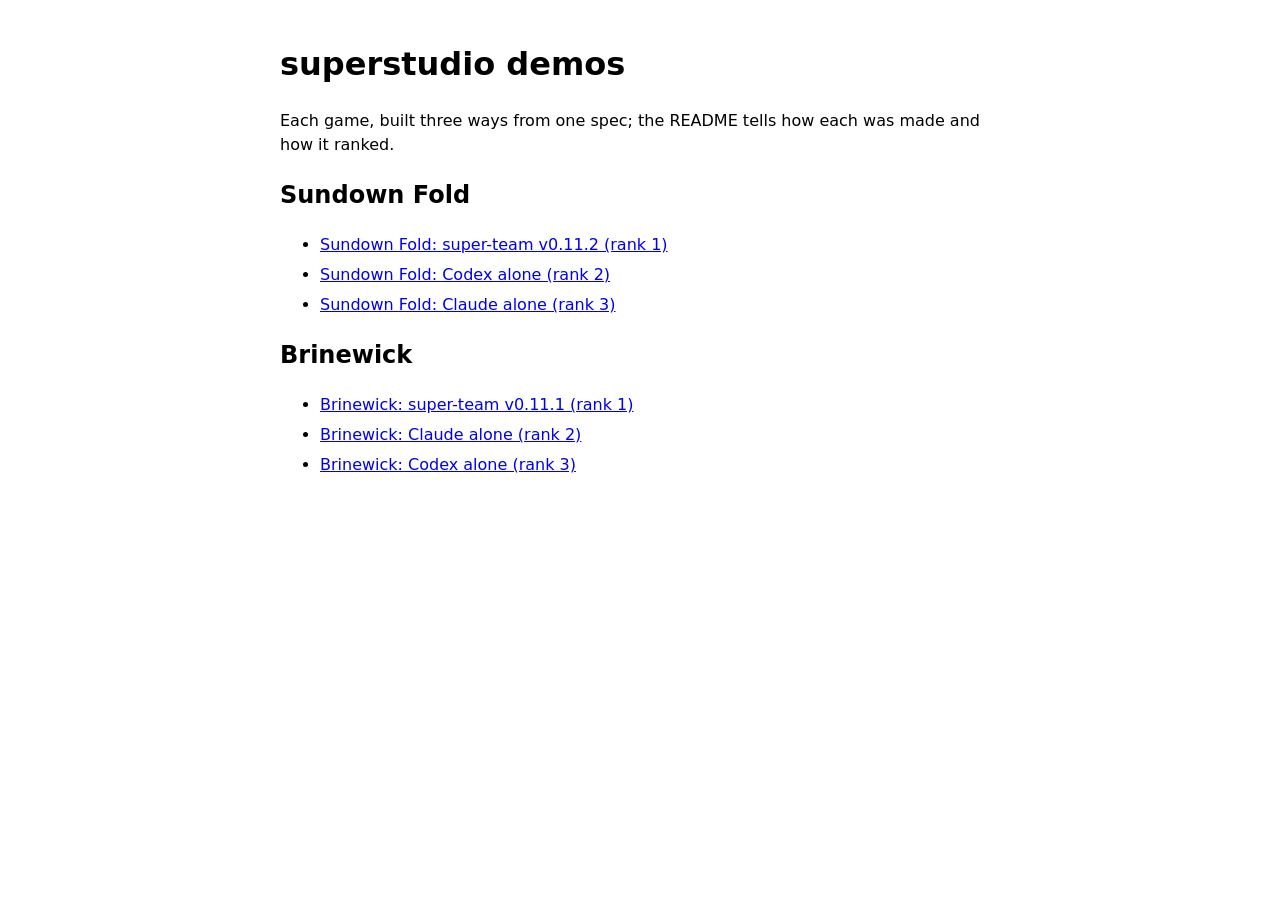
<file: demos/index.html>
<!doctype html>
<html lang="en"><head><meta charset="utf-8"><meta name="viewport" content="width=device-width, initial-scale=1"><title>superstudio demos</title>
<style>:root{color-scheme:light dark} body{font:16px/1.5 system-ui,sans-serif;max-width:720px;margin:40px auto;padding:0 16px} li{margin:6px 0}</style></head>
<body><h1>superstudio demos</h1><p>Each game, built three ways from one spec; the README tells how each was made and how it ranked.</p>
  <h2>Sundown Fold</h2>
  <ul>
    <li><a href="sundown-fold-2026-10-21/super-team-v0.11.2/">Sundown Fold: super-team v0.11.2 (rank 1)</a></li>
    <li><a href="sundown-fold-2026-10-21/codex-alone/">Sundown Fold: Codex alone (rank 2)</a></li>
    <li><a href="sundown-fold-2026-10-21/claude-alone/">Sundown Fold: Claude alone (rank 3)</a></li>
  </ul>
  <h2>Brinewick</h2>
  <ul>
    <li><a href="brinewick-2026-10-20/super-team-v0.11.1/">Brinewick: super-team v0.11.1 (rank 1)</a></li>
    <li><a href="brinewick-2026-10-20/claude-alone/">Brinewick: Claude alone (rank 2)</a></li>
    <li><a href="brinewick-2026-10-20/codex-alone/">Brinewick: Codex alone (rank 3)</a></li>
  </ul></body></html>
</file>
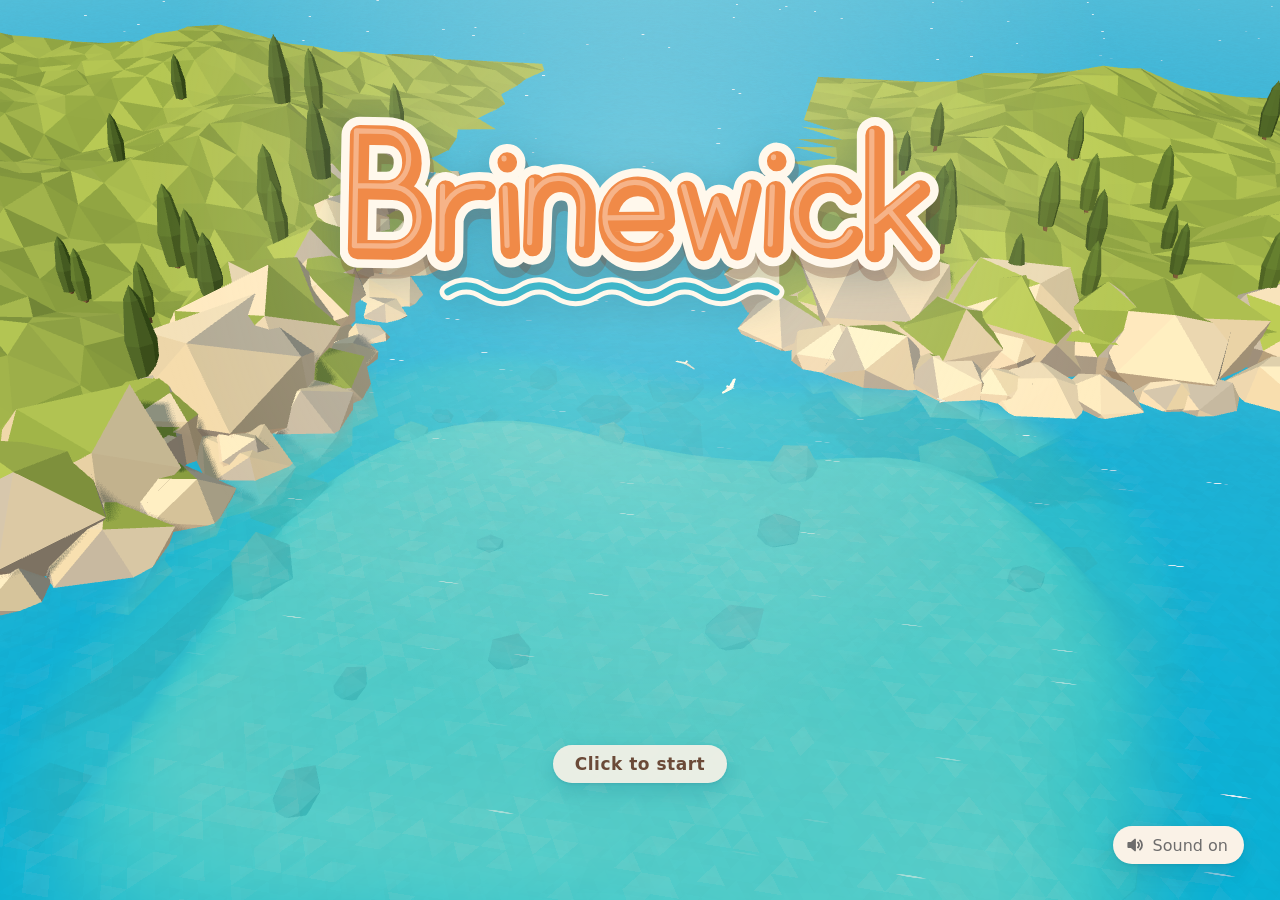
<file: demos/brinewick-2026-10-20/claude-alone/index.html>
<!doctype html>
<html lang="en">
  <head>
    <meta charset="UTF-8" />
    <meta name="viewport" content="width=device-width, initial-scale=1.0" />
    <title>Brinewick</title>
    <meta name="description" content="A cozy harbor-town builder: click the sea, and the town shapes itself around what you build." />
    <link rel="icon" href="data:image/svg+xml,%3Csvg xmlns='http://www.w3.org/2000/svg' viewBox='0 0 32 32'%3E%3Crect width='32' height='32' rx='8' fill='%2335b1c3'/%3E%3Cpath d='M8 22h16v-7l-8-6-8 6z' fill='%23fbe7c4'/%3E%3Cpath d='M6 15l10-8 10 8' fill='none' stroke='%23f08a48' stroke-width='3' stroke-linecap='round' stroke-linejoin='round'/%3E%3C/svg%3E" />
    <script type="module" crossorigin src="./assets/index-DZli8OMH.js"></script>
    <link rel="stylesheet" crossorigin href="./assets/index-DXjX3C8P.css">
  </head>
  <body>
    <canvas id="scene" aria-label="The bay"></canvas>
    <div id="ui">
      <div id="title" class="screen">
        <div class="title-art" id="title-art"></div>
        <div class="start">Click to start</div>
        <button id="title-sound" class="chip" type="button" aria-pressed="true">
          <span class="ico"></span><span class="lbl">Sound on</span>
        </button>
      </div>

      <div id="hud" class="hidden">
        <div id="hint">Click the sea to build</div>
        <div id="tray" role="list" aria-label="Discoveries"></div>
        <div id="corner">
          <button id="undo" class="disk" type="button" aria-label="Undo" title="Undo (Ctrl+Z)">
            <svg viewBox="0 0 24 24" aria-hidden="true"><path d="M9.5 7.5 5.5 11.5l4 4" /><path d="M6 11.5h7.5a4.5 4.5 0 0 1 0 9H11" /></svg>
          </button>
          <button id="snap" class="disk" type="button" aria-label="Take a postcard" title="Take a postcard (P)">
            <svg viewBox="0 0 24 24" aria-hidden="true"><path class="fill" d="M8.6 5.2 7.4 7H5.2A2.2 2.2 0 0 0 3 9.2v8.6A2.2 2.2 0 0 0 5.2 20h13.6a2.2 2.2 0 0 0 2.2-2.2V9.2A2.2 2.2 0 0 0 18.8 7h-2.2l-1.2-1.8z" /><circle class="lens" cx="12" cy="13.2" r="3.6" /></svg>
          </button>
        </div>
        <button id="mute" class="disk tiny" type="button" aria-label="Sound" title="Sound (M)"></button>
      </div>

      <div id="flash"></div>
      <div id="announce" class="sr-only" aria-live="polite"></div>

      <div id="postcard" class="screen hidden">
        <div class="card-wrap"><img id="card-img" alt="Your harbor as a postcard" /></div>
        <div class="actions">
          <button id="keep" class="pill primary" type="button">Keep building</button>
          <button id="save" class="pill" type="button">Save image</button>
          <button id="newbay" class="pill" type="button">New bay</button>
        </div>
        <div id="confirm" class="hidden" role="dialog" aria-label="Start a new bay">
          <p>Clear the bay and start again?</p>
          <div class="row">
            <button id="confirm-no" class="pill primary" type="button">Keep my harbor</button>
            <button id="confirm-yes" class="pill" type="button">Clear the bay</button>
          </div>
        </div>
      </div>
    </div>
  </body>
</html>
</file>
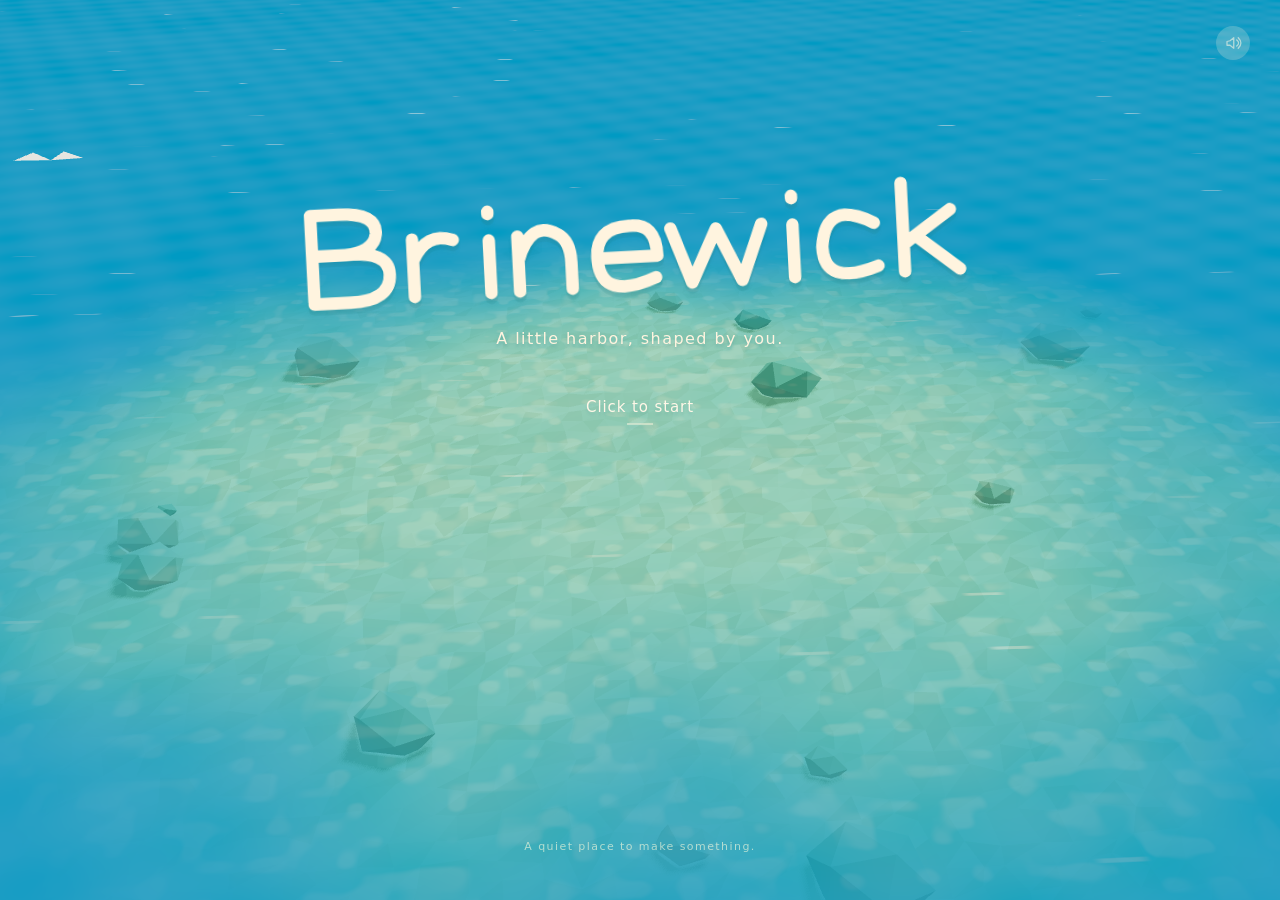
<file: demos/brinewick-2026-10-20/codex-alone/index.html>
<!doctype html>
<html lang="en">
  <head>
    <meta charset="UTF-8" />
    <meta name="viewport" content="width=device-width, initial-scale=1.0" />
    <meta name="theme-color" content="#6cc9cc" />
    <meta
      name="description"
      content="A little harbor, shaped by you. A calm, playful town-building toy."
    />
    <title>Brinewick — A little harbor, shaped by you</title>
    <link
      rel="icon"
      href="data:image/svg+xml,%3Csvg xmlns='http://www.w3.org/2000/svg' viewBox='0 0 32 32'%3E%3Crect width='32' height='32' rx='9' fill='%23fbf0dc'/%3E%3Cpath d='M7 15L16 7l9 8v12H7z' fill='%23efd6a9'/%3E%3Cpath d='M4 16L16 5l12 11-3 2-9-8-9 8z' fill='%23ee9257'/%3E%3Cpath d='M13 21h6v6h-6z' fill='%2358786a'/%3E%3C/svg%3E"
    />
    <script type="module" crossorigin src="./assets/index-CaM0-j6M.js"></script>
    <link rel="stylesheet" crossorigin href="./assets/index-mx_eq2lu.css">
  </head>
  <body>
    <main id="app"></main>
  </body>
</html>
</file>
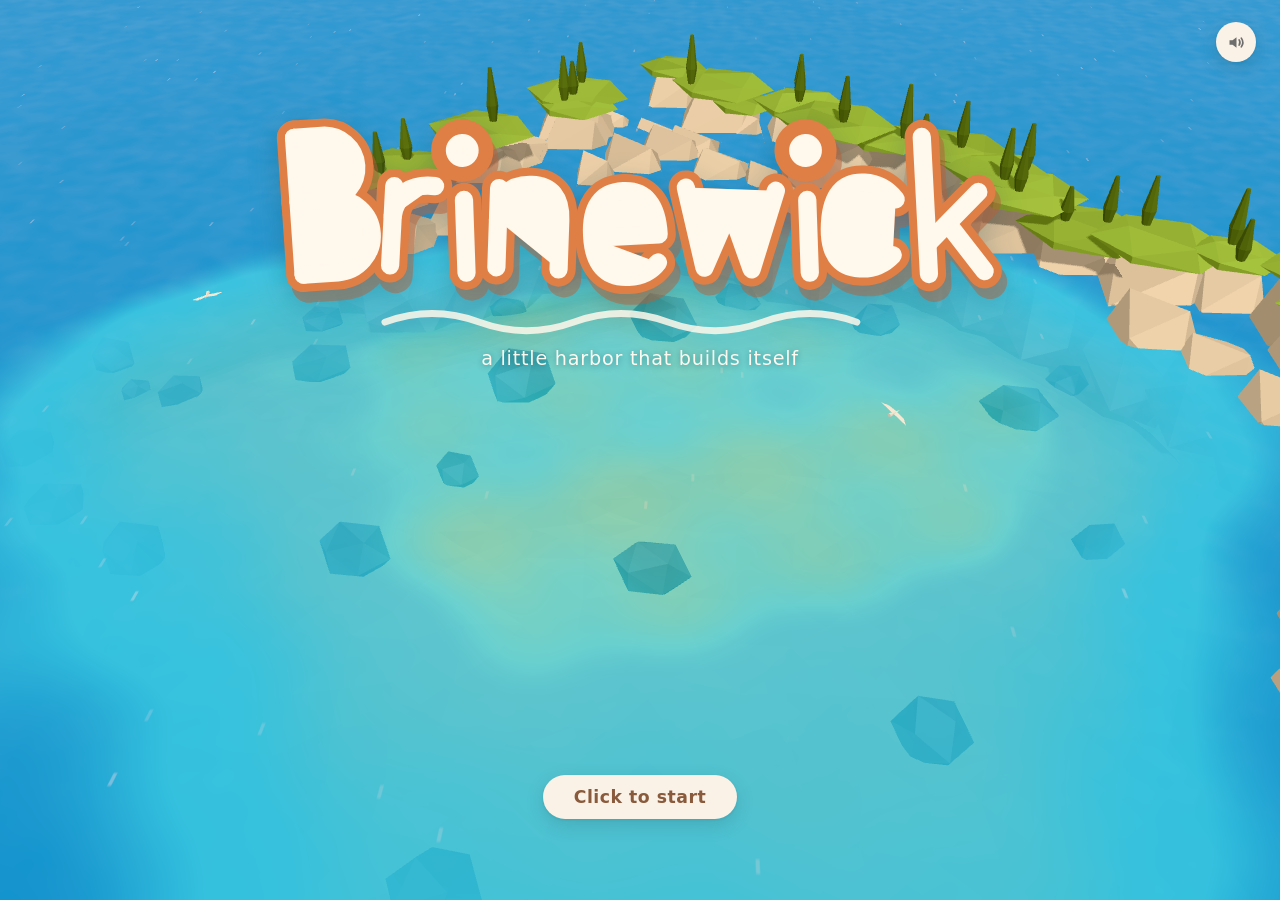
<file: demos/brinewick-2026-10-20/super-team-v0.11.1/index.html>
<!doctype html>
<html lang="en">
  <head>
    <meta charset="UTF-8" />
    <meta name="viewport" content="width=device-width, initial-scale=1.0" />
    <title>Brinewick</title>
    <link rel="icon" href="data:," />
    <meta name="description" content="A cozy harbor-town builder: click the sea, and the town shapes itself around what you build." />
    <script type="module" crossorigin src="./assets/index-CMB4T2hW.js"></script>
    <link rel="stylesheet" crossorigin href="./assets/index-Ayt_6qiW.css">
  </head>
  <body data-screen="title">
    <canvas id="c" aria-label="The bay"></canvas>
    <div id="ui"></div>
    <div id="flash"></div>
  </body>
</html>
</file>
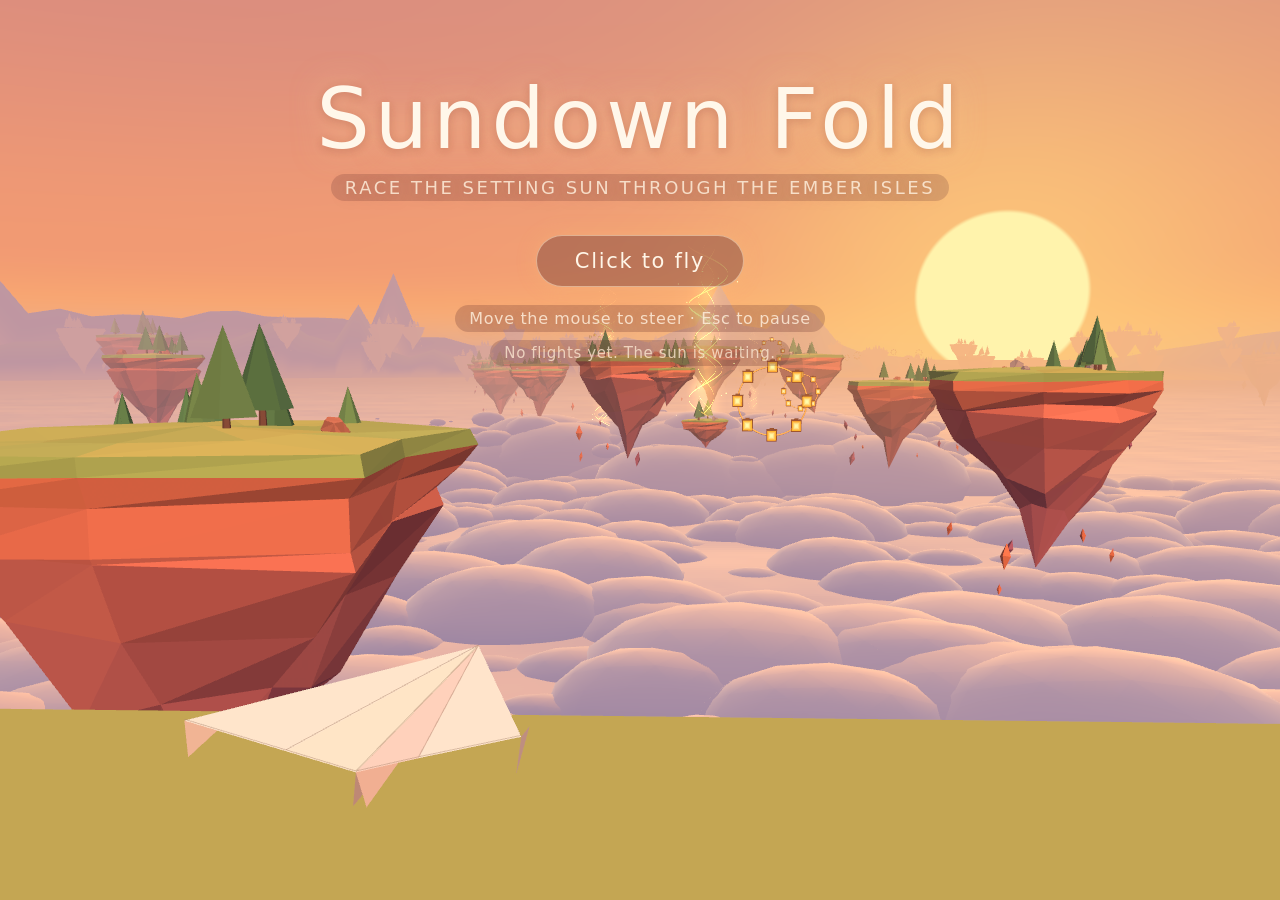
<file: demos/sundown-fold-2026-10-21/claude-alone/index.html>
<!doctype html>
<html lang="en">
  <head>
    <meta charset="UTF-8" />
    <meta name="viewport" content="width=device-width, initial-scale=1.0" />
    <title>Sundown Fold</title>
    <meta name="description" content="Race the setting sun as a paper plane through a floating archipelago." />
    <link rel="icon" href="data:image/svg+xml,%3Csvg xmlns='http://www.w3.org/2000/svg' viewBox='0 0 32 32'%3E%3Crect width='32' height='32' rx='7' fill='%23e8957a'/%3E%3Ccircle cx='16' cy='17' r='8' fill='%23fef09f'/%3E%3Cpath d='M4 22h24v6H4z' fill='%23c89faf'/%3E%3Cpath d='M7 15l14-5-9 9z' fill='%23fff4e6'/%3E%3C/svg%3E" />
    <script type="module" crossorigin src="./assets/index-M5pC0y7p.js"></script>
    <link rel="stylesheet" crossorigin href="./assets/index-DWKB0kx0.css">
  </head>
  <body>
    <div id="app">
      <canvas id="scene"></canvas>
      <div id="ui"></div>
    </div>
    <noscript>Sundown Fold needs JavaScript and WebGL to fly.</noscript>
  </body>
</html>
</file>
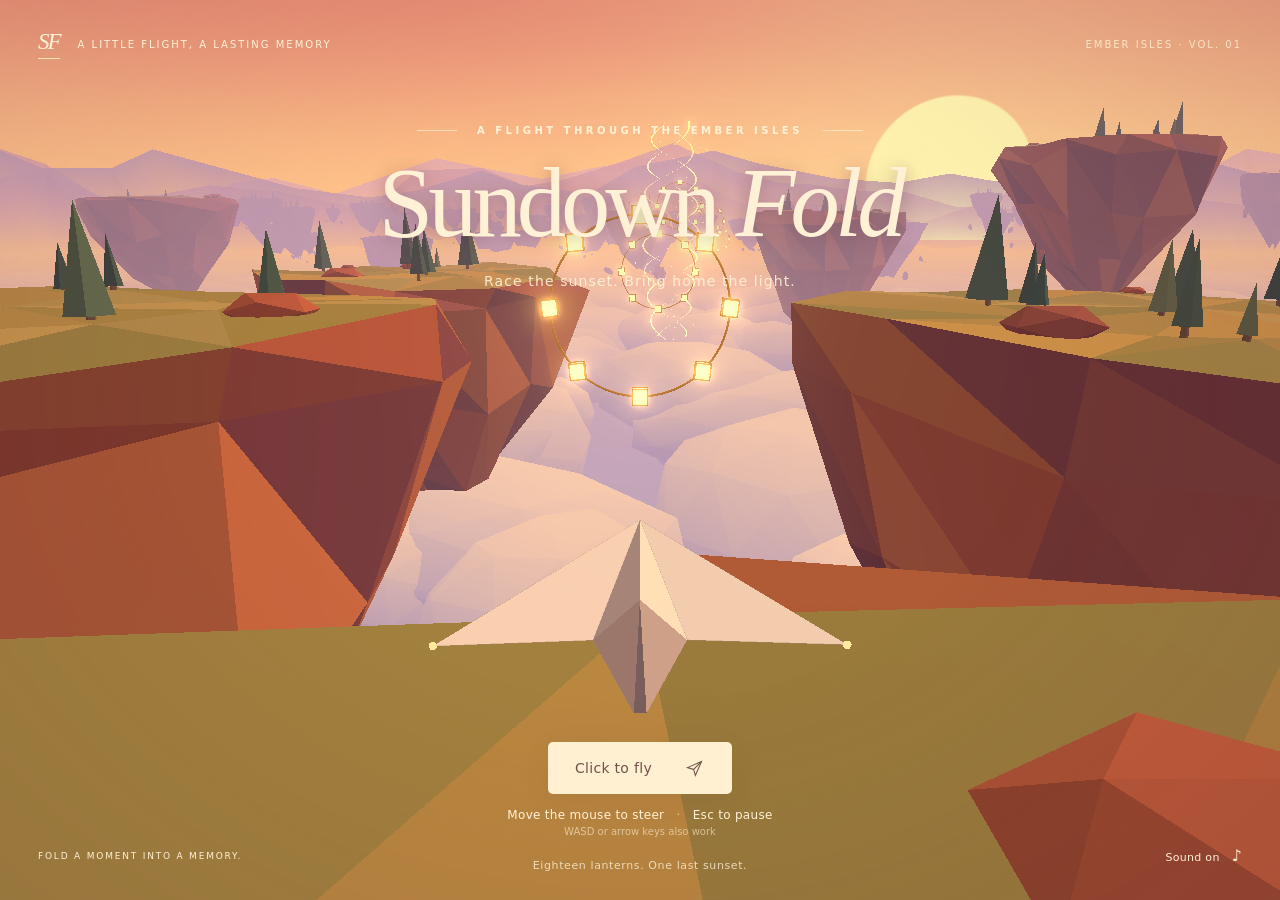
<file: demos/sundown-fold-2026-10-21/codex-alone/index.html>
<!doctype html>
<html lang="en">
<head>
  <meta charset="UTF-8" />
  <meta name="viewport" content="width=device-width, initial-scale=1.0" />
  <meta name="theme-color" content="#d88b72" />
  <meta name="description" content="A paper plane. Eighteen lanterns. One last sunset. Fly through the Ember Isles and bring home a postcard of your journey." />
  <title>Sundown Fold · A flight through the Ember Isles</title>
  <link rel="icon" href="data:image/svg+xml,%3Csvg xmlns='http://www.w3.org/2000/svg' viewBox='0 0 64 64'%3E%3Crect width='64' height='64' rx='16' fill='%23d78664'/%3E%3Cpath d='M9 29 54 12 35 54 29 36Z' fill='%23fff0d2'/%3E%3Cpath d='m29 36 25-24-20 29' fill='%23c89576'/%3E%3C/svg%3E" />
  <script type="module" crossorigin src="./assets/index-DfHGQ_IW.js"></script>
  <link rel="stylesheet" crossorigin href="./assets/index-BbwMbE7V.css">
</head>
<body>
  <canvas id="game" aria-label="Sundown Fold, a paper plane flight through floating sunset islands"></canvas>
  <div id="vignette"></div>
  <main id="ui">
    <section id="title-screen" class="screen title-screen" aria-labelledby="game-title">
      <div class="title-top"><span class="tiny-mark">SF</span><span>A LITTLE FLIGHT, A LASTING MEMORY</span><span class="edition">EMBER ISLES · VOL. 01</span></div>
      <div class="title-copy">
        <p class="eyebrow"><span></span> A FLIGHT THROUGH THE EMBER ISLES <span></span></p>
        <h1 id="game-title">Sundown <em>Fold</em></h1>
        <p class="tagline">Race the sunset. Bring home the light.</p>
      </div>
      <div class="launch-actions">
        <button id="launch" class="primary">Click to fly <svg viewBox="0 0 24 24" aria-hidden="true"><path d="m4 11 16-7-7 16-2-7Z"/><path d="m11 13 9-9"/></svg></button>
        <p class="controls">Move the mouse to steer <span>·</span> Esc to pause</p>
        <p class="keyboard-note">WASD or arrow keys also work</p>
        <p id="title-best" class="title-best">Eighteen lanterns. One last sunset.</p>
      </div>
      <div class="title-bottom"><span>FOLD A MOMENT INTO A MEMORY.</span><button id="title-sound" class="text-button">Sound on <span>♪</span></button></div>
    </section>
    <section id="hud" class="hidden" aria-label="Flight information">
      <div class="daylight-panel glass"><svg class="sun-icon" viewBox="0 0 40 40" aria-hidden="true"><circle cx="20" cy="20" r="8"/><path d="M20 2v6m0 24v6M2 20h6m24 0h6M7.3 7.3l4.2 4.2m17 17 4.2 4.2m0-25.4-4.2 4.2m-17 17-4.2 4.2"/></svg><div class="meter-content"><div class="meter-heading"><span>DAYLIGHT</span><span id="daylight-seconds">75s</span></div><div class="meter-track"><div id="daylight-fill"></div></div></div><div id="daylight-gain"></div></div>
      <div class="gates-panel glass"><span>GATES</span><strong id="gates-count">0<span>/18</span></strong><button id="pause-button" aria-label="Pause flight" title="Pause (Esc)"><i></i><i></i></button></div>
      <div id="waypoint"><svg viewBox="0 0 32 24" aria-hidden="true"><path d="m5 6 11 12L27 6"/></svg><span id="waypoint-label"></span></div>
      <div id="reticle"><span></span><i></i></div>
      <div id="ceiling-cue"><svg viewBox="0 0 100 30" aria-hidden="true"><path d="M5 24Q50-14 95 24M18 27Q50 1 82 27"/></svg><span>THIN AIR</span></div>
      <div id="flight-message" role="status"><strong></strong><span></span></div>
      <div id="flight-hint"><span class="hint-line"></span><p>Thread the lanterns to buy back daylight.<small>Dive for speed. Ride the golden air to climb.</small></p></div>
      <div class="flight-footer"><span id="course-label">EMBER ISLES</span><span id="flight-distance">0 m</span><span id="updraft-label"></span></div>
    </section>
    <section id="pause-screen" class="screen modal-screen hidden" aria-labelledby="pause-title">
      <div class="pause-card"><p class="eyebrow">THE SUN CAN WAIT</p><h2 id="pause-title">A moment<br/><em>in the air.</em></h2><p class="pause-description">Your flight is right where you left it.</p><button id="resume" class="primary">Resume flight <span>↗</span></button><button id="restart" class="secondary">Start a new flight</button><div class="settings"><button id="invert" aria-pressed="false"><span>Invert pitch</span><span class="setting-value">Off</span></button><button id="sound" aria-pressed="true"><span>Sound</span><span class="setting-value">On</span></button></div><p class="pause-controls">Mouse / WASD / arrows to steer<br/>Esc or P to pause · Space to resume</p></div>
    </section>
    <section id="ending-screen" class="screen hidden"><div class="ending-copy"><p class="eyebrow">THE EMBER ISLES</p><h2 id="ending-title">The last light is yours.</h2><p id="ending-subtitle">A little flight, folded into a memory.</p></div></section>
    <section id="postcard-screen" class="screen hidden" aria-labelledby="postcard-title"><div class="postcard-heading"><p class="eyebrow">A LITTLE SOMETHING TO REMEMBER</p><h2 id="postcard-title">Wish you were <em>air.</em></h2></div><div class="postcard"><canvas id="postcard-canvas" width="1600" height="900" aria-label="Postcard of the Ember Isles with your flown route and flight statistics"></canvas></div><div class="postcard-actions"><button id="fly-again" class="primary">Fly again <span>↗</span></button><button id="save-postcard" class="secondary">Save postcard <span>↓</span></button></div><p class="postcard-footnote">Your best flight stays in this browser.</p></section>
    <section id="unsupported" class="screen hidden"><h2>A little more sky, please.</h2><p>Sundown Fold needs a desktop browser with WebGL 2.<br/>Open it on a laptop or desktop to take flight.</p></section>
  </main>
  <div id="fade"></div>
</body>
</html>
</file>
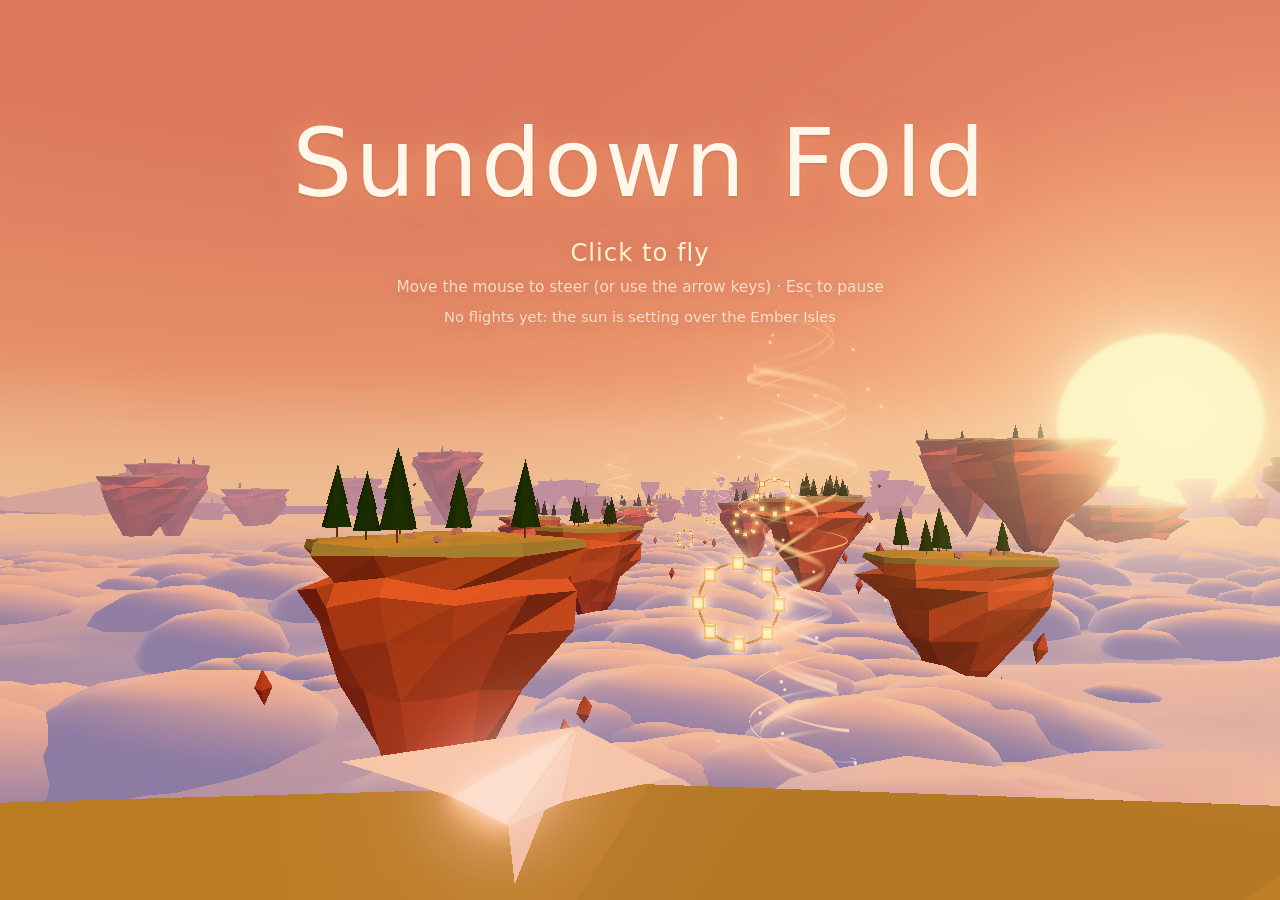
<file: demos/sundown-fold-2026-10-21/super-team-v0.11.2/index.html>
<!doctype html>
<html lang="en">
  <head>
    <meta charset="UTF-8" />
    <meta name="viewport" content="width=device-width, initial-scale=1.0" />
    <title>Sundown Fold</title>
    <meta name="description" content="A paper plane races the setting sun through a floating archipelago." />
    <link rel="icon" href="data:," />
    <script type="module" crossorigin src="./assets/index--cnxwPyV.js"></script>
    <link rel="stylesheet" crossorigin href="./assets/index-CVtbTxPj.css">
  </head>
  <body>
    <div id="app">
      <div id="hud" class="hidden">
        <div class="panel daylight" id="daylightPanel">
          <svg class="sun" viewBox="0 0 34 34" aria-hidden="true">
            <circle cx="17" cy="17" r="6.6" />
            <g class="rays">
              <line x1="17" y1="2" x2="17" y2="6.5" /><line x1="17" y1="27.5" x2="17" y2="32" />
              <line x1="2" y1="17" x2="6.5" y2="17" /><line x1="27.5" y1="17" x2="32" y2="17" />
              <line x1="6.4" y1="6.4" x2="9.6" y2="9.6" /><line x1="24.4" y1="24.4" x2="27.6" y2="27.6" />
              <line x1="6.4" y1="27.6" x2="9.6" y2="24.4" /><line x1="24.4" y1="9.6" x2="27.6" y2="6.4" />
            </g>
          </svg>
          <div class="label">DAYLIGHT</div>
          <div class="track"><div class="fill" id="daylightFill"></div><div class="flash" id="daylightFlash"></div></div>
          <div class="gains" id="gains"></div>
        </div>
        <div class="panel gates" id="gatesPanel"><span class="label">GATES</span><span class="count" id="gateCount">0/18</span></div>
        <div id="chevron"><span id="chevNum"></span><svg viewBox="0 0 28 21" aria-hidden="true"><polyline points="3,4 14,16 25,4" /></svg></div>
        <div id="missNote"></div>
        <div id="neutral"></div>
        <div id="reticle"><div class="ring"></div><div class="dot"></div></div>
        <div id="hint"></div>
      </div>

      <div id="title" class="screen">
        <h1>Sundown Fold</h1>
        <p class="cta">Click to fly</p>
        <p class="controls">Move the mouse to steer (or use the arrow keys) · Esc to pause</p>
        <p class="best" id="titleBest"></p>
      </div>

      <div id="pause" class="screen hidden" role="dialog" aria-label="Paused">
        <div class="pausePanel">
          <h2>Paused</h2>
          <button id="btnResume">Resume</button>
          <button id="btnRestart">Restart</button>
          <button id="btnInvert" aria-pressed="false">Invert pitch: <b>Off</b></button>
          <button id="btnSound" aria-pressed="true">Sound: <b>On</b></button>
          <p class="pauseHelp">Steer with the mouse, arrow keys or WASD</p>
        </div>
      </div>

      <div id="postcard" class="screen hidden">
        <div class="cardWrap"><canvas id="cardCanvas"></canvas></div>
        <div class="cardActions">
          <button id="btnAgain" class="primary">Fly again</button>
          <button id="btnSave">Save postcard</button>
        </div>
      </div>

      <div id="fade"></div>
    </div>
  </body>
</html>
</file>
<file: demos/brinewick-2026-10-20/claude-alone/assets/index-DXjX3C8P.css>
:root{--ivory:#faf2e7;--ink:#6e6d6d;--warm-ink:#6b4a38;--line:#dccfbb;--apricot:#f08a48;--aqua:#35b1c3;--s:1;--shadow:0 8px 20px #0e6e8238, 0 1px 3px #0e5a6e24;font-family:system-ui,-apple-system,BlinkMacSystemFont,Segoe UI,sans-serif}*{box-sizing:border-box}html,body{height:100%;color:var(--warm-ink);-webkit-user-select:none;user-select:none;background:#2fb3cf;margin:0;overflow:hidden}#scene{touch-action:none;outline:none;width:100%;height:100%;display:block;position:fixed;inset:0}#ui{pointer-events:none;position:fixed;inset:0;container-type:size}#ui button{pointer-events:auto;font:inherit}.hidden{display:none!important}.sr-only{clip:rect(0 0 0 0);white-space:nowrap;width:1px;height:1px;position:absolute;overflow:hidden}#title{justify-content:flex-start;align-items:center;gap:calc(10px * var(--s));background:radial-gradient(at 50% 22%,#fffaf04d,#fffaf000 55%);flex-direction:column;padding-top:11cqh;transition:opacity .9s;display:flex;position:absolute;inset:0}#title.out{opacity:0}.title-art{width:min(64cqw, calc(600px * var(--s)));filter:drop-shadow(0 8px 18px #1e505a40);animation:6s ease-in-out infinite float}.title-art img{width:100%;display:block}.start{padding:calc(9px * var(--s)) calc(22px * var(--s));box-shadow:var(--shadow);font-size:calc(17px * var(--s));letter-spacing:.03em;color:var(--warm-ink);background:#faf2e7e6;border-radius:999px;font-weight:650;animation:2.6s ease-in-out infinite breathe;position:absolute;bottom:13cqh}.chip{right:calc(36px * var(--s));bottom:calc(36px * var(--s));padding:calc(9px * var(--s)) calc(16px * var(--s)) calc(9px * var(--s)) calc(12px * var(--s));background:var(--ivory);color:var(--ink);font-size:calc(14px * var(--s));box-shadow:var(--shadow);cursor:pointer;border:0;border-radius:999px;align-items:center;gap:8px;font-weight:600;display:flex;position:absolute}.chip .ico,#mute{background-position:50%;background-repeat:no-repeat}.chip .ico{width:calc(20px * var(--s));height:calc(20px * var(--s));background-size:contain}@keyframes float{50%{transform:translateY(-6px)}}@keyframes breathe{50%{opacity:.7;transform:scale(.98)}}#hud{transition:opacity .5s;position:absolute;inset:0}#hud.fade{opacity:0}#hud.fade *{pointer-events:none!important}#hint{left:50%;top:calc(34px * var(--s));padding:calc(9px * var(--s)) calc(20px * var(--s));color:var(--warm-ink);font-size:calc(16px * var(--s));box-shadow:var(--shadow);background:#faf2e7eb;border-radius:999px;font-weight:600;transition:opacity 1.2s,transform 1.2s;position:absolute;transform:translate(-50%)}#hint.gone{opacity:0;transform:translate(-50%,-8px)}#tray{left:50%;bottom:calc(45px * var(--s));height:calc(62px * var(--s));padding:0 calc(6px * var(--s));background:var(--ivory);border-radius:calc(16px * var(--s));box-shadow:var(--shadow);pointer-events:auto;align-items:stretch;display:flex;position:absolute;transform:translate(-50%)}.slot{width:calc(64px * var(--s));justify-content:center;align-items:center;display:flex;position:relative}.slot+.slot:before{content:"";background:var(--line);width:1px;position:absolute;top:22%;bottom:22%;left:0}.slot img{width:calc(50px * var(--s));height:calc(50px * var(--s));object-fit:contain;filter:grayscale()brightness(1.08)contrast(.55);opacity:.7;-webkit-user-drag:none;transition:filter .6s,opacity .6s}.slot.found img{filter:none;opacity:1}.slot.fresh img{animation:.9s cubic-bezier(.2,1.6,.4,1) pop}.slot.fresh:after{content:"";pointer-events:none;background:radial-gradient(circle,#ffd68cbf,#ffd68c00 70%);border-radius:50%;animation:1.6s ease-out forwards glow;position:absolute;inset:12% 14%}.slot .tip{white-space:nowrap;background:var(--ivory);color:var(--warm-ink);font-size:calc(13px * var(--s));box-shadow:var(--shadow);opacity:0;pointer-events:none;border-radius:8px;padding:5px 10px;font-weight:600;transition:opacity .2s,transform .2s;position:absolute;bottom:calc(100% + 10px);left:50%;transform:translate(-50%)translateY(4px)}.slot:hover .tip{opacity:1;transform:translate(-50%)translateY(0)}.slot{cursor:pointer}.slot.nudge img{animation:.45s nudge}@keyframes nudge{30%{transform:rotate(-8deg)scale(1.08)}65%{transform:rotate(6deg)}}@keyframes pop{0%{transform:scale(.6)}45%{transform:scale(1.28)}to{transform:scale(1)}}@keyframes glow{0%{opacity:0;transform:scale(.6)}25%{opacity:1}to{opacity:0;transform:scale(1.6)}}#corner{right:calc(40px * var(--s));bottom:calc(44px * var(--s));gap:calc(18px * var(--s));display:flex;position:absolute}.disk{width:calc(47px * var(--s));height:calc(47px * var(--s));background:var(--ivory);box-shadow:var(--shadow);cursor:pointer;border:0;border-radius:50%;justify-content:center;align-items:center;padding:0;transition:transform .18s,box-shadow .18s;display:flex}.disk:hover{transform:translateY(-2px)scale(1.06)}.disk:active{transform:scale(.94)}.disk svg{fill:none;width:64%;height:64%;stroke:var(--ink);stroke-width:2.2px;stroke-linecap:round;stroke-linejoin:round}#snap svg .fill{fill:var(--ink);stroke:none}#snap svg .lens{fill:var(--ivory);stroke:var(--ink);stroke-width:1.6px}.disk.shake{animation:.45s shake}#undo.empty svg{opacity:.45}.disk.invite{animation:2.4s ease-in-out infinite invite}@keyframes invite{0%,to{box-shadow:var(--shadow), 0 0 0 0 #ffc46e00}50%{box-shadow:var(--shadow), 0 0 0 9px #ffc46e73;transform:scale(1.06)}}@keyframes shake{20%{transform:translate(-5px)rotate(-6deg)}40%{transform:translate(4px)rotate(5deg)}60%{transform:translate(-3px)rotate(-3deg)}80%{transform:translate(2px)}}.disk.tiny{top:calc(20px * var(--s));right:calc(20px * var(--s));width:calc(34px * var(--s));height:calc(34px * var(--s));opacity:.72;background-size:58%;position:absolute}.disk.tiny:hover{opacity:1}#flash{opacity:0;pointer-events:none;background:#fffdf6;position:absolute;inset:0}#flash.on{animation:.7s ease-out flash}@keyframes flash{0%{opacity:.85}to{opacity:0}}#postcard{justify-content:center;align-items:center;gap:calc(22px * var(--s));-webkit-backdrop-filter:blur(3px);pointer-events:auto;background:#18465452;flex-direction:column;animation:.6s fadein;display:flex;position:absolute;inset:0}.card-wrap{animation:.9s cubic-bezier(.2,1.3,.4,1) cardin;transform:rotate(-1.6deg)}#card-img{border-radius:6px;max-width:min(76cqw,1100px);max-height:calc(100cqh - 190px);display:block;box-shadow:0 18px 40px #14323c61,0 2px 6px #14323c33}.actions{gap:calc(14px * var(--s));display:flex}.pill{padding:calc(12px * var(--s)) calc(24px * var(--s));background:var(--ivory);color:var(--warm-ink);font-size:calc(16px * var(--s));box-shadow:var(--shadow);cursor:pointer;border:0;border-radius:999px;font-weight:650;transition:transform .18s,background .18s}.pill:hover{background:#fffaf2;transform:translateY(-2px)}.pill.primary{background:var(--apricot);color:#fffaf2}.pill.primary:hover{background:#f59a5e}#confirm{justify-content:center;align-items:center;gap:calc(18px * var(--s));background:#18465473;flex-direction:column;display:flex;position:absolute;inset:0}#confirm p{padding:calc(16px * var(--s)) calc(28px * var(--s));border-radius:calc(16px * var(--s));background:var(--ivory);font-size:calc(19px * var(--s));box-shadow:var(--shadow);margin:0;font-weight:650}#confirm .row{gap:calc(14px * var(--s));display:flex}@keyframes fadein{0%{opacity:0}}@keyframes cardin{0%{opacity:0;transform:rotate(-6deg)scale(.85)translateY(30px)}}body.dragging,body.dragging *{cursor:grabbing!important}#ui button:focus-visible{outline:3px solid var(--aqua);outline-offset:3px}@media (prefers-reduced-motion:reduce){.title-art,.start{animation:none}}
</file>
<file: demos/brinewick-2026-10-20/codex-alone/assets/index-mx_eq2lu.css>
:root{color:#625e4e;font-synthesis:none;--ivory:#fcf3e4;--ink:#67675b;--shadow:0 3px 1px #416f6e15, 0 7px 20px #225f6720;background:#61c9cd;font-family:system-ui,-apple-system,BlinkMacSystemFont,Segoe UI,sans-serif;font-weight:400}*{box-sizing:border-box}body{-webkit-user-select:none;user-select:none;margin:0;overflow:hidden}button{font:inherit;color:inherit;cursor:pointer;-webkit-tap-highlight-color:transparent;border:0}button:focus-visible{outline-offset:5px;outline:3px solid #fffaf1}#scene{position:absolute;inset:0}canvas{touch-action:none;width:100%;height:100%;display:block}.hidden{display:none!important}.screen{pointer-events:none;position:absolute;inset:0}.screen button{pointer-events:auto}.title-copy{text-align:center;color:#fff4df;filter:drop-shadow(0 3px 1px #247b7d20);width:min(680px,75vw);position:absolute;top:34%;left:50%;transform:translate(-50%,-50%)}.wordmark{width:100%;display:block;overflow:visible}.title-copy .wordmark{filter:drop-shadow(0 5px #1b7b7920);width:100%;height:125px;transform:rotate(-3deg)}.title-copy p{letter-spacing:.09em;text-shadow:0 1px 4px #3f989a30;margin:22px 0 36px;font-size:16px}.start-button{letter-spacing:.06em;color:#fff7e7;background:0 0;padding:14px 20px;font-size:15px;position:relative}.start-line{background:#fff6df77;width:26px;height:2px;transition:width .3s,left .3s;position:absolute;bottom:5px;left:calc(50% - 13px)}.start-button:hover .start-line{width:80px;left:calc(50% - 40px)}.title-foot{text-align:center;color:#f2f7dca8;letter-spacing:.13em;font-size:11px;position:absolute;bottom:36px;left:0;right:0}#first-hint{color:#fff9e9;letter-spacing:.04em;text-shadow:0 1px 4px #237a7e35;pointer-events:none;font-size:14px;transition:opacity 1s;position:absolute;top:34px;left:50%;transform:translate(-50%)}.hint-dot{background:#fffaebaa;border-radius:50%;width:4px;height:4px;margin:12px auto;display:block}.faded{opacity:0}#discoveries{background:var(--ivory);width:526px;height:64px;box-shadow:var(--shadow);border-radius:23px;align-items:center;padding:6px 8px;display:flex;position:absolute;bottom:44px;left:50%;transform:translate(-50%)}.discovery{background:0 0;border-radius:10px;justify-content:center;align-items:center;width:64px;height:48px;transition:background .2s,transform .25s;display:flex;position:relative}.discovery:not(:last-child):after{content:"";background:#ddd2c5a0;width:1px;height:31px;position:absolute;top:8px;right:-1px}.discovery svg{filter:grayscale();opacity:.4;width:46px;height:46px;transition:filter .8s,opacity .8s,transform .2s}.discovery.found svg{filter:none;opacity:1}.discovery:hover{background:#eadbc754}.discovery:hover svg{transform:translateY(-3px)}.discovery-dot{background:#aaa39100;border-radius:50%;width:3px;height:3px;position:absolute;bottom:-1px}.discovery.found .discovery-dot{background:#c4996880}.just-found svg{animation:1s discover}.build-actions{gap:18px;display:flex;position:absolute;bottom:44px;right:40px}.round{background:var(--ivory);width:48px;height:48px;box-shadow:var(--shadow);color:#737269;border-radius:50%;place-items:center;transition:transform .2s,background .2s;display:grid}.round svg{fill:none;stroke:currentColor;stroke-width:2.5px;stroke-linecap:round;stroke-linejoin:round;width:24px;height:24px}.round:hover{background:#fffaf1;transform:translateY(-3px)}.round:active{transform:translateY(1px)scale(.95)}.top-actions{gap:10px;display:flex;position:absolute;top:26px;right:30px}.subtle{width:34px;height:34px;box-shadow:none;color:#fff7e4c9;opacity:.8;background:#fff5df47}.subtle svg{stroke-width:1.7px;width:18px;height:18px}.subtle:hover{color:#727365;opacity:1;background:#fcf3e4cc}.subtle[data-tip]:hover:after,body[data-screen=title] #help{display:none}.round[data-tip]:after{content:attr(data-tip);white-space:nowrap;letter-spacing:.02em;color:#797260;opacity:0;pointer-events:none;background:#fcf3e4ed;border-radius:9px;padding:8px 12px;font-size:11px;transition:opacity .2s;position:absolute;bottom:62px;left:50%;transform:translate(-50%)}.round[data-tip]:hover:after{opacity:1}#discovery-tooltip{text-align:center;width:270px;box-shadow:var(--shadow);opacity:0;pointer-events:none;color:#78705e;background:#fcf3e4f5;border-radius:15px;padding:15px 18px;transition:opacity .2s,transform .2s;position:absolute;bottom:122px;transform:translate(-50%)translateY(5px)}#discovery-tooltip.visible{opacity:1;transform:translate(-50%)translateY(0)}#discovery-tooltip strong{margin-bottom:5px;font-size:13px;font-weight:600;display:block}#discovery-tooltip span{color:#948674;font-size:11px;line-height:1.6;display:block}#help-panel{width:315px;box-shadow:var(--shadow);background:#fcf3e4f5;border-radius:19px;padding:26px;animation:.25s appear;position:absolute;top:78px;right:30px}#close-help{color:#b3a48e;background:0 0;font-size:23px;font-weight:300;position:absolute;top:10px;right:13px}h2{color:#71634f;margin:12px 0 13px;font-family:Georgia,serif;font-size:23px;font-weight:400;line-height:1.25}.eyebrow{letter-spacing:.18em;color:#a58e70;font-size:9px;font-weight:600}#help-panel p{color:#8c7e6a;font-size:12px;line-height:1.75}dl{grid-template-columns:1fr 1.2fr;gap:10px;margin:22px 0;font-size:11px;display:grid}dt{color:#91816b}dd{text-align:right;color:#6e715d;margin:0}#help-panel .help-tail{color:#a0907a;margin-bottom:0;font-size:10px}.postcard-frame{pointer-events:none;border:17px solid #fff8eb;border-bottom-width:91px;position:absolute;inset:30px 36px 116px;box-shadow:0 12px 45px #1f626c24}.postcard-footer{color:#7d8d75;align-items:center;gap:30px;height:74px;display:flex;position:absolute;top:calc(100% + 1px);left:0;right:0}.postcard-footer .wordmark{width:195px;height:48px;transform:rotate(-3deg)}.postcard-footer>span:not(.postcard-stamp){color:#a29980;letter-spacing:.02em;font-family:Georgia,serif;font-size:14px;font-style:italic}.postcard-stamp{color:#b0b59a;border:1px dashed #c9c2a9;width:54px;height:54px;margin-left:auto;padding:5px}.postcard-stamp svg{fill:none;stroke:currentColor;stroke-width:1.3px}.postcard-actions{pointer-events:auto;gap:14px;display:flex;position:absolute;bottom:40px;left:50%;transform:translate(-50%)}.pill{box-shadow:var(--shadow);letter-spacing:.02em;white-space:nowrap;background:#fcf3e4;border-radius:25px;justify-content:center;align-items:center;gap:9px;padding:14px 23px;font-size:12px;transition:transform .2s,background .2s;display:inline-flex}.pill:hover{background:#fffaf1;transform:translateY(-2px)}.pill:active{transform:translateY(1px)}.pill.primary{color:#fff8e6;background:#718774}.pill.primary:hover{background:#627d6a}.pill.quiet{background:#fcf3e499}.pill svg{fill:none;stroke:currentColor;stroke-width:1.7px;stroke-linecap:round;stroke-linejoin:round;width:17px;height:17px}#confirm-layer{-webkit-backdrop-filter:blur(5px);backdrop-filter:blur(5px);background:#276f7266;place-items:center;display:grid;position:absolute;inset:0}.confirm-card{background:var(--ivory);text-align:center;border-radius:23px;width:430px;padding:33px 34px;animation:.2s appear;box-shadow:0 15px 70px #12526844}.confirm-card h2{margin:15px 0}.confirm-card p{color:#9a8b74;margin-bottom:26px;font-size:12px;line-height:1.7}.confirm-card>div{justify-content:center;gap:10px;display:flex}.confirm-card .pill{padding:12px 19px}.sr-only{clip:rect(0, 0, 0, 0);white-space:nowrap;border:0;width:1px;height:1px;margin:-1px;padding:0;position:absolute;overflow:hidden}#loading{color:#fff8e6;letter-spacing:.08em;background:#73cbcc;place-items:center;font-size:13px;display:grid;position:absolute;inset:0}.shake{animation:.35s shake}@keyframes shake{20%,60%{transform:translate(-4px)rotate(-5deg)}40%,80%{transform:translate(4px)rotate(5deg)}}@keyframes discover{0%,to{transform:scale(1)}35%{transform:translateY(-8px)scale(1.12)}60%{transform:translateY(2px)scale(.98)}}@keyframes appear{0%{opacity:0;transform:translateY(8px)}to{opacity:1;transform:translateY(0)}}@media (width<=1100px){#discoveries{bottom:32px}.build-actions{gap:12px;bottom:32px;right:24px}.round{width:44px;height:44px}#discovery-tooltip{bottom:110px}}@media (prefers-reduced-motion:reduce){*,:before,:after{transition-duration:.01ms!important;animation-duration:.01ms!important}}.pill:disabled{opacity:.7;cursor:wait;transform:none}
</file>
<file: demos/brinewick-2026-10-20/super-team-v0.11.1/assets/index-Ayt_6qiW.css>
:root{--ivory:#faf2e7;--ink:#6e6d6d;--warm-ink:#8a5a3c;--apricot:#f2955a;--shadow:0 6px 18px #2846502e, 0 1px 3px #2846501f;font-family:system-ui,-apple-system,BlinkMacSystemFont,Segoe UI,sans-serif}*{box-sizing:border-box}html,body{-webkit-user-select:none;user-select:none;background:#3fb3c9;height:100%;margin:0;overflow:hidden}#c{touch-action:none;outline:none;width:100vw;height:100vh;display:block;position:fixed;inset:0}body.can-build #c{cursor:pointer}body.dragging #c{cursor:grabbing}body[data-screen=title] #c{cursor:pointer}#ui{pointer-events:none;position:fixed;inset:0}#ui button{pointer-events:auto;font:inherit}.screen{opacity:0;visibility:hidden;transition:opacity .6s,visibility 0s linear .6s;position:absolute;inset:0}.screen.show{opacity:1;visibility:visible;transition:opacity .6s,visibility}#title{cursor:pointer;flex-direction:column;justify-content:space-between;align-items:center;padding:11vh 0 9vh;display:flex}#title.show{pointer-events:auto}.title-wrap{flex-direction:column;align-items:center;animation:6s ease-in-out infinite floaty;display:flex}.logo{filter:drop-shadow(0 8px 14px #1e505f47);width:min(58vw,760px);height:auto;overflow:visible}.tagline{color:#fffaf0;letter-spacing:.04em;text-shadow:0 1px 6px #14465a73;margin-top:.4em;font-size:clamp(15px,1.5vw,22px)}.start{background:var(--ivory);color:var(--warm-ink);letter-spacing:.03em;box-shadow:var(--shadow);border-radius:999px;padding:.7em 1.8em;font-size:clamp(15px,1.35vw,20px);font-weight:600;animation:2.4s ease-in-out infinite breathe}@keyframes floaty{0%,to{transform:translateY(0)}50%{transform:translateY(-8px)}}@keyframes breathe{0%,to{opacity:.92;transform:scale(1)}50%{opacity:1;transform:scale(1.04)}}#corner{top:calc(22px * var(--ui,1));right:calc(24px * var(--ui,1));transform:scale(var(--ui,1));transform-origin:100% 0;pointer-events:none;align-items:flex-start;gap:10px;display:flex;position:absolute}#corner>*{pointer-events:auto}#help{color:var(--ink);font-size:18px;font-weight:700}body[data-screen=title] #helpwrap,body[data-screen=postcard] #corner{opacity:0;pointer-events:none}#helpwrap{position:relative}#helpcard{background:var(--ivory);color:#6b5545;width:290px;box-shadow:var(--shadow);opacity:0;pointer-events:none;border-radius:14px;padding:12px 14px;font-size:14px;line-height:1.3;transition:opacity .2s,transform .2s;position:absolute;top:50px;right:0;transform:translateY(-6px)}#helpwrap:hover #helpcard,body.help-open #helpcard{opacity:1;pointer-events:auto;transform:none}#helpcard .row{align-items:center;gap:10px;padding:4px 0;display:flex}#helpcard .mouse{color:#8a7a6c;flex:none;width:24px;height:24px}#helpcard .keys{border-top:1px solid #6e6d6d26;flex-wrap:wrap;gap:6px 12px;margin-top:8px;padding-top:8px;font-size:13px;display:flex}kbd{font:inherit;background:#fff;border:1px solid #6e645a40;border-bottom-width:2px;border-radius:5px;margin-right:3px;padding:0 5px;font-size:12px;font-weight:650}#hud{opacity:0;visibility:hidden;transition:opacity .5s,visibility 0s linear .5s;position:absolute;inset:0}#hud.show{opacity:1;visibility:visible;transition:opacity .5s .2s,visibility}#hint{color:var(--warm-ink);font-size:calc(17px * var(--ui,1));box-shadow:var(--shadow);white-space:nowrap;background:#faf2e7f0;border-radius:999px;padding:.55em 1.3em;font-weight:600;transition:opacity .9s,transform .9s;position:absolute;top:9vh;left:50%;transform:translate(-50%)}#hint.gone{opacity:0;transform:translate(-50%,-12px)}#hint{align-items:center;gap:8px;display:flex}#hint .mouse{width:calc(20px * var(--ui,1));height:calc(20px * var(--ui,1));color:#9a7a62}#tray{left:50%;bottom:calc(45px * var(--ui,1));transform:translateX(-50%) scale(var(--ui,1));transform-origin:bottom;background:var(--ivory);height:62px;box-shadow:var(--shadow);pointer-events:auto;border-radius:16px;align-items:center;padding:0 10px;display:flex;position:absolute}.slot{justify-content:center;align-items:center;width:63px;height:52px;display:flex;position:relative}.slot+.slot:before{content:"";background:#6e6d6d29;width:1px;position:absolute;top:13px;bottom:13px;left:0}.slot img{object-fit:contain;opacity:.55;width:48px;height:48px;transition:opacity .4s,transform .4s}.slot:not([data-form]) img,.slot img:not([src]){visibility:hidden}.slot.found img{opacity:1}.slot .tip{text-align:center;color:#fff8ee;white-space:nowrap;opacity:0;pointer-events:none;background:#463c34db;border-radius:7px;padding:4px 9px;font-size:12.5px;line-height:1.35;transition:opacity .18s,transform .18s;position:absolute;bottom:64px;left:50%;transform:translate(-50%,4px)}.slot:hover .tip{opacity:1;transform:translate(-50%)}.slot.pop img{animation:.9s cubic-bezier(.2,1.6,.4,1) pop}.slot.pop:after{content:"";pointer-events:none;background:radial-gradient(circle,#ffd28cbf,#ffd28c00 70%);border-radius:12px;animation:1.4s ease-out forwards glow;position:absolute;inset:2px 6px}@keyframes pop{0%{transform:scale(.4)rotate(-8deg)}55%{transform:scale(1.28)rotate(3deg)}to{transform:scale(1)rotate(0)}}@keyframes glow{0%{opacity:0;transform:scale(.6)}25%{opacity:1}to{opacity:0;transform:scale(1.5)}}#buttons{right:calc(40px * var(--ui,1));bottom:calc(44px * var(--ui,1));transform:scale(var(--ui,1));transform-origin:100% 100%;gap:18px;display:flex;position:absolute}.round{background:var(--ivory);width:48px;height:48px;color:var(--ink);box-shadow:var(--shadow);cursor:pointer;border:none;border-radius:50%;justify-content:center;align-items:center;padding:0;transition:transform .15s,background .15s;display:flex}.round svg{width:25px;height:25px}.round.small{width:40px;height:40px}.round.small svg{width:21px;height:21px}.round:hover{background:#fffaf2;transform:translateY(-2px)scale(1.06)}.round:active,.round.press{animation:.25s press}.round.shake{animation:.45s shake}@keyframes press{0%{transform:scale(1)}40%{transform:scale(.88)}to{transform:scale(1)}}@keyframes shake{0%,to{transform:translate(0)}20%{transform:translate(-5px)rotate(-6deg)}40%{transform:translate(5px)rotate(5deg)}60%{transform:translate(-3px)rotate(-3deg)}80%{transform:translate(2px)}}#postcard.show{pointer-events:none}.pc-frame{opacity:0;border:clamp(18px,2.8vw,46px) solid #fbf4e8;border-radius:4px;transition:opacity .7s .45s,transform .9s cubic-bezier(.2,.9,.3,1) .45s;position:absolute;inset:0;transform:scale(1.04);box-shadow:inset 0 0 0 1px #ce966a59,inset 0 0 26px #28505a2e}.pc-frame:after{content:"";pointer-events:none;border:2px dashed #ce966a73;border-radius:8px;position:absolute;inset:-12px}.pc-title{opacity:0;transition:opacity .7s .9s,transform .7s .9s;position:absolute;bottom:calc(clamp(18px,2.8vw,46px) + 2vh);left:calc(clamp(18px,2.8vw,46px) + 2.2vw);transform:translateY(10px)}.pc-title .logo{width:min(30vw,420px)}.pc-stamp{opacity:0;filter:drop-shadow(0 3px 5px #1e3c4640);width:min(7vw,96px);transition:opacity .7s 1.1s;position:absolute;top:calc(clamp(18px,2.8vw,46px) + 2vh);right:calc(clamp(18px,2.8vw,46px) + 1.6vw);transform:rotate(4deg)}.pc-actions{opacity:0;gap:10px;transition:opacity .6s 1.2s;display:flex;position:absolute;bottom:calc(clamp(18px,2.8vw,46px) + 2.4vh);right:calc(clamp(18px,2.8vw,46px) + 2vw)}.pc-actions.dim{pointer-events:none;opacity:.25!important}.pc-actions.dim button{pointer-events:none}#postcard.show .pc-frame,#postcard.show .pc-stamp,#postcard.show .pc-actions,#postcard.show .pc-title{opacity:1;transform:none}.pill{background:var(--ivory);color:var(--warm-ink);font-weight:650;font-size:calc(15px * var(--ui,1));box-shadow:var(--shadow);cursor:pointer;border:none;border-radius:999px;padding:.7em 1.3em;transition:transform .15s,background .15s}.pill:hover{background:#fffaf3;transform:translateY(-2px)}.pill.ghost{color:#7a6656;background:#faf2e7d1;font-weight:600}.confirm{background:var(--ivory);color:#6b5545;text-align:center;font-size:calc(17px * var(--ui,1));opacity:0;visibility:hidden;border-radius:18px;padding:22px 26px 18px;font-weight:600;transition:opacity .25s,transform .25s,visibility 0s linear .25s;position:absolute;top:50%;left:50%;transform:translate(-50%,-46%);box-shadow:0 16px 40px #1e3c464d}.confirm.show{opacity:1;visibility:visible;pointer-events:auto;transition:opacity .25s,transform .25s,visibility;transform:translate(-50%,-50%)}.confirm .row{justify-content:center;gap:10px;margin-top:16px;display:flex}.confirm .pill{box-shadow:0 2px 6px #1e3c4629}.confirm .pill:not(.ghost){background:var(--apricot);color:#fff}#flash{opacity:0;pointer-events:none;background:#fff;position:fixed;inset:0}#flash.go{animation:.7s ease-out flash}@keyframes flash{0%{opacity:0}8%{opacity:.85}to{opacity:0}}.slot .tip small{opacity:.8;font-size:11.5px;display:block}.slot.found .tip small{opacity:.7}.spark{pointer-events:none;z-index:5;background:radial-gradient(circle,#fffbe8 0%,#ffd27a 40%,#ffbe5a00 72%);border-radius:50%;width:18px;height:18px;position:fixed;top:-9px;left:-9px;box-shadow:0 0 18px 6px #ffd68c8c}.slot .tip .recipe{width:54px;height:54px;margin:6px auto 2px;display:block}
</file>
<file: demos/sundown-fold-2026-10-21/claude-alone/assets/index-DWKB0kx0.css>
:root{--u:min(calc(100vw / 1280), calc(100vh / 720));--cream:#fff4e4;--cream-dim:#fff0ded1;--panel:#68383657;--panel-solid:#60343494;--fill:#fdc85c;--plum:#6a4560;--terracotta:#c9673f;--font:ui-sans-serif, system-ui, -apple-system, BlinkMacSystemFont, "Segoe UI", sans-serif;--lightningcss-light:initial;--lightningcss-dark: ;color-scheme:light}*{box-sizing:border-box}html,body{height:100%;font-family:var(--font);color:var(--cream);-webkit-user-select:none;user-select:none;background:#e8a07c;margin:0;overflow:hidden}#app{position:fixed;inset:0}#scene{cursor:crosshair;width:100%;height:100%;display:block;position:absolute;inset:0}body.flying #scene{cursor:none}#ui{pointer-events:none;position:absolute;inset:0}button{font-family:var(--font);pointer-events:auto;cursor:pointer}.hud{opacity:0;transition:opacity .5s;position:absolute;inset:0}.hud.visible{opacity:1}.panel{background:var(--panel);border-radius:calc(9 * var(--u));-webkit-backdrop-filter:blur(6px)saturate(1.1);position:absolute;box-shadow:inset 0 0 0 1px #ffe6cd1a}.panel.day{left:calc(24 * var(--u));top:calc(20 * var(--u));width:calc(267 * var(--u));height:calc(49 * var(--u));align-items:center;transition:box-shadow .4s;display:flex}.panel.day .sun{width:calc(36 * var(--u));height:calc(36 * var(--u));margin-left:calc(9 * var(--u));flex:none}.panel.day .sun svg{width:100%;height:100%;filter:drop-shadow(0 0 calc(3 * var(--u)) #ffd26e99);display:block}.daybody{margin-left:calc(8 * var(--u));width:calc(200 * var(--u))}.label{font-size:calc(15 * var(--u));letter-spacing:.06em;color:var(--cream);font-weight:500;line-height:1}.panel.day .label{margin-top:calc(1 * var(--u));margin-bottom:calc(6 * var(--u))}.track{height:calc(10 * var(--u));border-radius:calc(5 * var(--u));background:#46242866;position:relative;overflow:hidden}.track .fill{transform-origin:0;border-radius:calc(5 * var(--u));box-shadow:0 0 calc(6 * var(--u)) #ffcd6480;background:linear-gradient(90deg,#fbbd52,#fdd36c);position:absolute;inset:0}.panel.day.low .fill{background:linear-gradient(90deg,#e98f6a,#f2aa74)}.panel.day.critical .sun svg{animation:1.6s ease-in-out infinite sunPulse}@keyframes sunPulse{50%{opacity:.7;transform:scale(.82)}}.panel.day.flash-gain{animation:.9s flashGain}.panel.day.flash-loss{animation:.9s flashLoss}@keyframes flashGain{0%{box-shadow:inset 0 0 0 1px #ffe6cd1a,0 0 #ffd67800}20%{box-shadow:inset 0 0 0 1px #ffecbeb3, 0 0 calc(18 * var(--u)) #ffd6788c}to{box-shadow:inset 0 0 0 1px #ffe6cd1a,0 0 #ffd67800}}@keyframes flashLoss{0%{box-shadow:inset 0 0 0 1px #ffe6cd1a}20%{box-shadow:inset 0 0 0 1px #d2a0dccc, 0 0 calc(16 * var(--u)) #be96dc80}to{box-shadow:inset 0 0 0 1px #ffe6cd1a}}.gains{left:calc(150 * var(--u));top:calc(66 * var(--u));width:0;height:0;position:absolute}.gain{white-space:nowrap;font-size:calc(20 * var(--u));color:#ffe08e;text-shadow:0 0 calc(8 * var(--u)) #ffbe50cc, 0 1px 3px #5a281ed9, 0 0 1px #5a281ee6;font-weight:600;animation:1s ease-out forwards gainUp;position:absolute;top:0;left:0}.gain.bonus{color:#fff6d2;font-size:calc(23 * var(--u))}.gain.loss{color:#e8d4ff;text-shadow:0 0 calc(8 * var(--u)) #aa82dccc, 0 1px 2px #3c1e3c80;animation:1s ease-out forwards gainDown}@keyframes gainUp{0%{transform:translate(-50%, calc(10 * var(--u))) scale(.8);opacity:0}15%{opacity:1;transform:translate(-50%)scale(1.08)}70%{opacity:1}to{transform:translate(-50%, calc(-12 * var(--u))) scale(1);opacity:0}}@keyframes gainDown{0%{transform:translate(-50%, calc(-20 * var(--u)));opacity:0}15%{transform:translate(-50%, calc(-4 * var(--u)));opacity:1}to{transform:translate(-50%, calc(26 * var(--u)));opacity:0}}.panel.gates{right:calc(24 * var(--u));top:calc(20 * var(--u));width:calc(158 * var(--u));height:calc(42 * var(--u));padding:0 calc(15 * var(--u));justify-content:space-between;align-items:center;display:flex}.panel.gates .label{font-size:calc(16 * var(--u))}.panel.gates .num{font-size:calc(24 * var(--u));letter-spacing:.02em;font-variant-numeric:tabular-nums;font-weight:400}.panel.gates.bump .num{animation:.45s bump}@keyframes bump{30%{color:#ffe7a4;transform:scale(1.22)}}.chevron{width:calc(28 * var(--u));height:calc(21 * var(--u));filter:drop-shadow(0 0 calc(4 * var(--u)) #ffdcaabf);transition:opacity .25s;position:absolute;top:0;left:0}.chevron svg{width:100%;height:100%;display:block}.chevron.edge{width:calc(34 * var(--u));height:calc(26 * var(--u))}.reticle{opacity:0;width:0;height:0;position:absolute;top:0;left:0}.reticle .ring{width:calc(14 * var(--u));height:calc(14 * var(--u));border:1.5px solid #fff4e459;border-radius:50%;position:absolute;transform:translate(-50%,-50%)}.reticle-dot{width:calc(20 * var(--u));height:calc(20 * var(--u));box-shadow:0 0 calc(6 * var(--u)) #ffd29699;border:2px solid #fff4e4d9;border-radius:50%;position:absolute}.reticle-dot:after{content:"";width:calc(4 * var(--u));height:calc(4 * var(--u));background:#fff4e4f2;border-radius:50%;position:absolute;top:50%;left:50%;transform:translate(-50%,-50%)}.reticle.centred .reticle-dot{border-color:#fff4e473}.reticle.ceiling .reticle-dot{box-shadow:0 0 calc(8 * var(--u)) #c8b4ffb3;border-color:#dccdfff2}.hint{left:50%;top:calc(44 * var(--u));padding:calc(5 * var(--u)) calc(16 * var(--u));white-space:nowrap;font-size:calc(16 * var(--u));letter-spacing:.12em;text-transform:uppercase;color:var(--cream-dim);opacity:0;text-shadow:0 1px 6px #5a283299;background:#68383642;border-radius:999px;transition:opacity .3s;position:absolute;transform:translate(-50%,-50%)}.hint.show{opacity:1}.hint.miss{color:#f0cbd6}.screen{opacity:0;visibility:hidden;transition:opacity .6s,visibility 0s linear .6s;position:absolute;inset:0}.screen.visible{opacity:1;visibility:visible;transition:opacity .6s,visibility}.title{justify-content:center;display:flex}.title-block{margin-top:calc(70 * var(--u));text-align:center;text-shadow:0 2px 16px #963c3259}.title h1{font-size:calc(84 * var(--u));letter-spacing:.06em;color:#fff7ea;text-shadow:0 0 calc(30 * var(--u)) #ffd2968c, 0 2px 10px #8c3c3259;margin:0;font-weight:300}.tagline{padding:calc(3 * var(--u)) calc(14 * var(--u));margin-left:auto;margin-right:auto;margin-top:calc(6 * var(--u));font-size:calc(18 * var(--u));letter-spacing:.14em;text-transform:uppercase;color:var(--cream-dim);background:#68383638;border-radius:999px;display:table}.cta{margin-top:calc(34 * var(--u));padding:calc(13 * var(--u)) calc(38 * var(--u));font-size:calc(21 * var(--u));letter-spacing:.08em;color:#fff6e8;-webkit-backdrop-filter:blur(6px);box-shadow:0 0 calc(20 * var(--u)) #ffc87840;background:#6e38346b;border:1px solid #ffe4c48c;border-radius:999px;transition:background .2s,transform .15s,box-shadow .2s}.cta:hover,.cta:focus-visible{box-shadow:0 0 calc(26 * var(--u)) #ffd28c8c;background:#964c3c99;outline:none}.cta:active{transform:scale(.96)}.title .cta{animation:2.8s ease-in-out infinite breathe}@keyframes breathe{50%{box-shadow:0 0 calc(34 * var(--u)) #ffd69699}}.controls,.best{padding:calc(4 * var(--u)) calc(14 * var(--u));background:#68383642;border-radius:999px;display:inline-block}.controls{margin-top:calc(18 * var(--u));font-size:calc(16 * var(--u));color:var(--cream-dim);letter-spacing:.04em}.best{margin-top:calc(8 * var(--u));font-size:calc(15 * var(--u));color:#ffecd6bf;letter-spacing:.04em}.pause{-webkit-backdrop-filter:blur(2px);pointer-events:none;background:#60303c52;justify-content:center;align-items:center;display:flex}.pause.visible{pointer-events:auto}.pause-panel{min-width:calc(300 * var(--u));padding:calc(22 * var(--u)) calc(22 * var(--u)) calc(18 * var(--u));background:var(--panel-solid);border-radius:calc(14 * var(--u));-webkit-backdrop-filter:blur(10px);gap:calc(8 * var(--u));flex-direction:column;display:flex;box-shadow:0 10px 40px #461e2859,inset 0 0 0 1px #ffe6cd26}.pause-title{font-size:calc(15 * var(--u));letter-spacing:.24em;text-transform:uppercase;text-align:center;color:var(--cream-dim);margin-bottom:calc(8 * var(--u))}.pause-panel button{padding:calc(11 * var(--u)) calc(16 * var(--u));font-size:calc(18 * var(--u));color:var(--cream);border-radius:calc(9 * var(--u));background:#ffecd614;border:1px solid #ffe4c42e;justify-content:space-between;align-items:center;transition:background .15s,border-color .15s,transform .1s;display:flex}.pause-panel button:hover{background:#ffdcb433;border-color:#ffe4c480}.pause-panel button:focus-visible{outline-offset:2px;outline:2px solid #ffd98a}.pause-panel button:active{background:#ffdcb44d;transform:scale(.98)}.pause-panel .state{font-size:calc(14 * var(--u));letter-spacing:.1em;text-transform:uppercase;padding:calc(3 * var(--u)) calc(10 * var(--u));color:#ffecd6b3;background:#28141e4d;border-radius:999px}.pause-panel .toggle.on .state{color:#5a2e2a;background:#fdc85c}.postcard{background:radial-gradient(at 50% 40%,#5a325026,#3c244080);flex-direction:column;justify-content:center;align-items:center;display:flex}.postcard.visible{pointer-events:auto}.card-wrap{transform:translateY(calc(30 * var(--u))) rotate(-1.2deg) scale(.96);transition:transform .7s cubic-bezier(.2,.8,.25,1)}.postcard.visible .card-wrap{transform:translateY(0)rotate(-.6deg)scale(1)}.card-canvas canvas{border-radius:6px;width:min(86vw,108vh);height:auto;display:block;box-shadow:0 18px 50px #32142873,0 2px 6px #3214284d}.card-actions{margin-top:calc(18 * var(--u));gap:calc(14 * var(--u));align-items:center;display:flex}.card-actions .cta{margin-top:0}.secondary{padding:calc(11 * var(--u)) calc(24 * var(--u));font-size:calc(16 * var(--u));color:var(--cream);background:#ffecd61a;border:1px solid #ffe4c459;border-radius:999px;transition:background .2s}.secondary:hover,.secondary:focus-visible{background:#ffecd640;outline:none}.secondary:active{transform:scale(.96)}.cloud-veil{pointer-events:none;opacity:0;position:absolute;inset:0}.edge-glow{pointer-events:none;opacity:0;background:radial-gradient(at 50% 55%,#ffd27800 55%,#ffc46061 100%);position:absolute;inset:0}.edge-glow.bright{background:radial-gradient(at 50% 55%,#ffecaa00 50%,#ffe29680 100%)}.edge-glow.cool{background:radial-gradient(at 50% 60%,#dccdff00 50%,#d6c8fa6b 100%)}.edge-glow.paper{background:radial-gradient(at 50% 55%,#fff0e100 60%,#ffecd64d 100%)}.edge-glow.on{animation:.75s ease-out edgeGlow}@keyframes edgeGlow{0%{opacity:0}18%{opacity:1}to{opacity:0}}.fade{opacity:0;pointer-events:none;background:#f4c49a;position:absolute;inset:0}
</file>
<file: demos/sundown-fold-2026-10-21/codex-alone/assets/index-BbwMbE7V.css>
*{box-sizing:border-box}:root{color:#fff1d6;font-synthesis:none;--cream:#fff1d6;--ink:#684c4f;--gold:#ffce6c;--glass:#6c414052;background:#d7917e;font-family:ui-sans-serif,system-ui,-apple-system,BlinkMacSystemFont,Segoe UI,sans-serif;font-weight:400}html,body{width:100%;height:100%;margin:0;overflow:hidden}button{font:inherit;cursor:pointer;color:inherit;touch-action:manipulation}button:focus-visible{outline-offset:5px;outline:2px solid #fff5d9}button:disabled{cursor:default}#game{width:100%;height:100%;display:block;position:fixed;inset:0}#vignette{pointer-events:none;background:radial-gradient(at 50% 44%,#0000 42%,#59344221 100%);position:fixed;inset:0}#ui{pointer-events:none;position:fixed;inset:0}.screen{pointer-events:auto;position:absolute;inset:0}.hidden{display:none!important}button{border:0}.title-screen{flex-direction:column;align-items:center;display:flex}.title-top,.title-bottom{letter-spacing:2px;align-items:center;gap:18px;font-size:10px;font-weight:500;display:flex;position:absolute;left:38px;right:38px}.title-top{top:29px}.tiny-mark{letter-spacing:-2px;border-bottom:1px solid #ffe4b4;padding-bottom:3px;font:italic 23px Georgia,serif}.edition{opacity:.8;margin-left:auto}.title-copy{text-align:center;filter:drop-shadow(0 2px 20px #6d40471f);margin-top:13.5vh}.eyebrow{letter-spacing:3.5px;font-size:10px;font-weight:600;line-height:1.8}.title-copy .eyebrow{justify-content:center;align-items:center;gap:20px;margin:0;display:flex}.eyebrow>span{opacity:.65;background:currentColor;width:40px;height:1px;display:block}h1{letter-spacing:-5px;text-shadow:0 2px 16px #73464e61;margin:7px 0 15px;font-family:Georgia,Times New Roman,serif;font-size:clamp(72px,7.7vw,136px);font-weight:400;line-height:1.13}h1 em{font-weight:400}.tagline{letter-spacing:1.1px;opacity:.9;margin:0;font-size:14px}.launch-actions{text-align:center;position:absolute;bottom:7vh}.primary,.secondary{letter-spacing:.3px;border-radius:5px;justify-content:center;align-items:center;gap:32px;min-height:52px;padding:0 27px;font-size:14px;transition:background .2s,transform .2s,box-shadow .2s;display:inline-flex}.primary{color:#725249;background:#fff0d2;box-shadow:0 5px 25px #7647411c}.primary:hover{background:#fff9e9;transform:translateY(-2px);box-shadow:0 7px 26px #70494230}.primary:active,.secondary:active{transform:translateY(1px)}.primary svg{fill:none;stroke:currentColor;stroke-width:1.2px;width:21px;height:21px}.primary>span{font-size:20px}.secondary{color:var(--cream);background:#966b6510;border:1px solid #eed8bd70}.secondary:hover{background:#fff2d918;transform:translateY(-2px)}.controls{letter-spacing:.3px;margin:14px 0 4px;font-size:12px}.controls>span{opacity:.6;margin:0 8px}.keyboard-note{opacity:.6;margin:0;font-size:10px}.title-best{white-space:nowrap;letter-spacing:.6px;opacity:.8;margin:0;font-size:11px;position:fixed;bottom:28px;left:50%;transform:translate(-50%)}.title-bottom{letter-spacing:1.8px;justify-content:space-between;font-size:9px;bottom:27px}.text-button{letter-spacing:.3px;background:0 0;padding:8px 0;font-size:11px}.text-button>span{margin-left:8px;font-size:16px}.text-button:hover{color:#fff}.glass{background:var(--glass);-webkit-backdrop-filter:blur(9px);border-radius:8px}.daylight-panel{align-items:center;gap:10px;width:267px;height:49px;padding:5px 14px 5px 10px;display:flex;position:absolute;top:20px;left:24px}.sun-icon{fill:#ffd46e;stroke:#ffd46e;stroke-width:1.7px;stroke-linecap:round;flex:none;width:35px;height:35px}.sun-icon circle{stroke:none}.meter-content{flex:1;min-width:0}.meter-heading{letter-spacing:1px;justify-content:space-between;font-size:13px;line-height:1.6;display:flex}.meter-heading span:last-child{letter-spacing:.4px;opacity:.65;align-self:center;font-size:10px}.meter-track{background:#65454166;border-radius:8px;height:9px;margin:3px 0 1px;overflow:hidden}#daylight-fill{background:linear-gradient(90deg,#ffe09b,#ffc65c);border-radius:8px;width:79%;height:100%;transition:width .3s linear}#daylight-gain{color:#ffe6a3;opacity:0;text-shadow:0 2px 8px #8f5b5a50;font-size:21px;font-weight:500;position:absolute;top:53px;right:12px;transform:translateY(0)}#daylight-gain.show{animation:1.2s ease-out gain}#daylight-gain.penalty{color:#ffe9de}@keyframes gain{0%{opacity:0;transform:translateY(5px)}20%{opacity:1}75%{opacity:1}to{opacity:0;transform:translateY(-19px)}}.gates-panel{letter-spacing:.5px;align-items:center;gap:15px;min-width:158px;height:42px;padding:0 14px;font-size:16px;display:flex;position:absolute;top:20px;right:24px}.gates-panel strong{letter-spacing:0;font-size:21px;font-weight:500}.gates-panel strong span{opacity:.9;font-size:19px}#pause-button{opacity:.65;pointer-events:auto;background:0 0;gap:4px;padding:8px 2px 8px 9px;display:flex}#pause-button i{background:var(--cream);border-radius:2px;width:2px;height:12px;display:block}#pause-button:hover{opacity:1}#waypoint{filter:drop-shadow(0 0 7px #ffce8480);will-change:transform,left,top;flex-direction:column;align-items:center;width:32px;height:42px;display:flex;position:absolute;top:40%;left:50%;transform:translate(-50%,-100%)}#waypoint svg{fill:none;stroke:#fff1b7;stroke-width:4.2px;stroke-linecap:round;stroke-linejoin:round;width:30px;height:23px}#waypoint-label{letter-spacing:1.3px;color:#fff3ca;white-space:nowrap;opacity:.85;margin-top:3px;font-size:9px}#reticle{opacity:0;pointer-events:none;border:1px solid #fff4d58c;border-radius:50%;width:24px;height:24px;transition:opacity .3s;position:absolute;transform:translate(-50%,-50%)}#reticle span{background:#fff5dfc0;border-radius:50%;position:absolute;inset:8px}#reticle i{background:#ffe8ac80;border-radius:50%;width:4px;height:4px;position:absolute;top:-9px;left:9px}#ceiling-cue{opacity:0;text-align:center;transition:opacity .3s;position:absolute;top:57%;left:50%;transform:translate(-50%)}#ceiling-cue svg{stroke:#fff3d3;stroke-width:1.2px;fill:none;width:115px;height:35px;display:block}#ceiling-cue span{letter-spacing:3px;opacity:.8;font-size:8px}#flight-message{text-align:center;opacity:0;text-shadow:0 2px 15px #8b596b50;white-space:nowrap;transition:opacity .3s;position:absolute;top:21%;left:50%;transform:translate(-50%)}#flight-message strong{font-family:Georgia,serif;font-size:30px;font-style:italic;font-weight:400;display:block}#flight-message>span{letter-spacing:2px;text-transform:uppercase;margin-top:9px;font-size:10px;display:block}#flight-hint{opacity:.92;align-items:center;gap:14px;transition:opacity 2s;display:flex;position:absolute;bottom:64px;left:38px}.hint-line{background:#ffebc380;width:1px;height:35px}#flight-hint p{letter-spacing:.2px;margin:0;font-size:12px;line-height:1.7}#flight-hint small{opacity:.7;font-size:10px;display:block}.flight-footer{letter-spacing:2px;opacity:.65;align-items:center;gap:16px;font-size:9px;display:flex;position:absolute;bottom:26px;left:38px;right:38px}#flight-distance{font-variant-numeric:tabular-nums;letter-spacing:1px;opacity:.8}#updraft-label{color:#fff2ba;opacity:1;margin-left:auto}.modal-screen{-webkit-backdrop-filter:blur(6px);background:#63484c55;justify-content:center;align-items:center;display:flex}.pause-card{text-align:center;background:linear-gradient(145deg,#98706cec,#72575be8);border:1px solid #ffe8bf38;border-radius:10px;width:356px;padding:38px 44px 30px;box-shadow:0 25px 100px #573e4c44}.pause-card .eyebrow{letter-spacing:2.8px;margin:0 0 20px;font-size:9px}.pause-card h2{letter-spacing:-1.2px;margin:0;font:400 45px/1.08 Georgia,serif}.pause-description{opacity:.7;margin:21px -12px 28px;font-size:11px}.pause-card>.primary,.pause-card>.secondary{width:100%;min-height:46px;margin-bottom:10px;font-size:12px}.settings{border-top:1px solid #ffe4bf30;margin-top:19px;padding-top:9px}.settings>button{background:0 0;justify-content:space-between;align-items:center;width:100%;padding:12px 0;font-size:12px;display:flex}.settings>button:hover{color:#fff}.setting-value{background:#fff0cf16;border:1px solid #fff0cf30;border-radius:4px;min-width:40px;padding:3px 10px;font-size:10px}.settings [aria-pressed=true] .setting-value{background:#fbd18c30;border-color:#fbd18c70}.pause-controls{opacity:.55;letter-spacing:.3px;margin:17px 0 0;font-size:10px;line-height:1.9}#ending-screen{pointer-events:none}.ending-copy{text-align:center;width:100%;animation:1.5s both ending-in;position:absolute;top:17%}.ending-copy h2{letter-spacing:-1.5px;margin:8px 0 15px;font:400 53px Georgia,serif}.ending-copy>p:last-child{letter-spacing:1px;font-size:12px}@keyframes ending-in{0%{opacity:0;transform:translateY(10px)}to{opacity:1;transform:translateY(0)}}#postcard-screen{-webkit-backdrop-filter:blur(8px);background:#76596657;flex-direction:column;justify-content:center;align-items:center;padding:24px;display:flex}.postcard-heading{text-align:center;margin-bottom:22px}.postcard-heading .eyebrow{letter-spacing:3px;margin:0 0 8px;font-size:9px}.postcard-heading h2{letter-spacing:-.9px;margin:0;font:400 39px Georgia,serif}.postcard{background:#fff0d6;border-radius:1px;width:min(960px,76vw);padding:10px;transform:rotate(-1deg);box-shadow:0 20px 70px #4834434a}#postcard-canvas{border:1px solid #b6856c40;width:100%;height:auto;display:block}.postcard-actions{gap:12px;margin-top:26px;display:flex}.postcard-actions .primary,.postcard-actions .secondary{min-height:46px;font-size:12px}.postcard-footnote{letter-spacing:.6px;opacity:.65;margin:15px 0 0;font-size:9px}#fade{opacity:0;pointer-events:none;background:#f4cfaa;transition:opacity .3s;position:fixed;inset:0}#fade.active{opacity:1}#unsupported{text-align:center;background:#987078;flex-direction:column;justify-content:center;align-items:center;padding:30px;display:flex}#unsupported h2{font:40px Georgia,serif}#unsupported p{font-size:14px;line-height:1.8}@media (min-width:1800px){.title-top,.title-bottom{left:52px;right:52px}.title-copy{margin-top:15vh}.launch-actions{bottom:7vh}.daylight-panel{transform-origin:0 0;top:28px;left:32px;transform:scale(1.2)}.gates-panel{transform-origin:100% 0;top:28px;right:32px;transform:scale(1.2)}.postcard{width:min(1200px,74vw)}}@media (max-height:760px){.title-copy{margin-top:12vh}.launch-actions{bottom:7vh}h1{font-size:90px}.pause-card{padding:25px 38px 20px}.pause-card h2{font-size:40px}.postcard-heading{margin-bottom:14px}.postcard-heading h2{font-size:32px}.postcard{width:min(850px,72vw)}.postcard-actions{margin-top:19px}.postcard-footnote{margin-top:10px}}@media (prefers-reduced-motion:reduce){*,:before,:after{transition-duration:.01ms!important;animation-duration:.01ms!important}}
</file>
<file: demos/sundown-fold-2026-10-21/super-team-v0.11.2/assets/index-CVtbTxPj.css>
:root{--s:1;--cream:#fff5e4;--cream-dim:#fff5e4c7;--panel:#68383c57;--panel-edge:#ffe4c81f;--amber:#fdc85c;--rose:#e9a3a8;--plum:#5b3e5e;--font:ui-sans-serif, system-ui, -apple-system, BlinkMacSystemFont, "Segoe UI", sans-serif}*{box-sizing:border-box}html,body{height:100%;font-family:var(--font);color:var(--cream);background:#e9a07c;margin:0;overflow:hidden}#app{-webkit-user-select:none;user-select:none;position:fixed;inset:0}#app canvas.gl{width:100%;height:100%;display:block;position:absolute;inset:0}body.flying #app{cursor:none}.hidden{display:none!important}#hud{pointer-events:none;transition:opacity .6s;position:absolute;inset:0}#hud.fade{opacity:0}.panel{background:var(--panel);border-radius:calc(9px * var(--s));box-shadow:inset 0 0 0 1px var(--panel-edge);-webkit-backdrop-filter:blur(2px);position:absolute}.daylight{left:calc(24px * var(--s));top:calc(20px * var(--s));width:calc(267px * var(--s));height:calc(49px * var(--s))}.daylight .sun{left:calc(10px * var(--s));top:calc(6px * var(--s));width:calc(35px * var(--s));height:calc(35px * var(--s));position:absolute;overflow:visible}.daylight .sun circle{fill:var(--amber)}.daylight .sun line{stroke:var(--amber);stroke-width:2.4px;stroke-linecap:round}.daylight .sun{transition:transform .6s,filter .6s}.daylight.low .sun{filter:saturate(.7)brightness(.9)}.daylight .label{left:calc(53px * var(--s));top:calc(7px * var(--s));font-size:calc(14px * var(--s));letter-spacing:.06em;color:var(--cream);font-weight:500;position:absolute}.daylight .track{left:calc(53px * var(--s));top:calc(28px * var(--s));width:calc(200px * var(--s));height:calc(10px * var(--s));background:#46242c6b;border-radius:99px;position:absolute;overflow:hidden}.daylight .fill{width:70%;box-shadow:0 0 calc(8px * var(--s)) #fdc85c8c;background:linear-gradient(90deg,#f9b44c,#fdd06a);border-radius:99px;transition:background 1s;position:absolute;top:0;bottom:0;left:0}.daylight.dusk .fill{background:linear-gradient(90deg,#e98a72,#f8b77a)}.daylight .flash{opacity:0;background:#fff6c8f2;border-radius:99px;position:absolute;inset:0}.daylight .flash.gain{animation:.7s ease-out meterGain}.daylight .flash.cost{background:#d6788ce6;animation:.7s ease-out meterGain}@keyframes meterGain{0%{opacity:.9}to{opacity:0}}.gains{left:calc(200px * var(--s));top:calc(52px * var(--s));width:0;height:0;position:absolute}.gain{font-size:calc(18px * var(--s));color:#fff1b8;text-shadow:0 0 calc(10px * var(--s)) #fdbe50e6, 0 1px 2px #5a281e80;white-space:nowrap;font-weight:600;animation:.9s ease-out forwards gainUp;position:absolute;top:0;left:0}.gain.cost{color:#ffd6dc;text-shadow:0 0 calc(8px * var(--s)) #aa506ecc, 0 1px 2px #3c1e2899}.gain.big{font-size:calc(21px * var(--s))}@keyframes gainUp{0%{opacity:0;transform:translate(0)}15%{opacity:1}to{transform:translate(0, calc(-38px * var(--s)));opacity:0}}.gates{right:calc(24px * var(--s));top:calc(20px * var(--s));width:calc(158px * var(--s));height:calc(42px * var(--s));padding:0 calc(15px * var(--s));justify-content:space-between;align-items:center;display:flex}.gates .label{font-size:calc(15px * var(--s));letter-spacing:.06em;font-weight:500}.gates .count{font-size:calc(21px * var(--s));font-variant-numeric:tabular-nums;font-weight:500}.gates.bump .count{animation:.45s ease-out countPop}.gates.miss{animation:.9s ease-out missPanel}.gates.miss .count{animation:.9s ease-out missCount}@keyframes missPanel{0%{background:#9646648c}to{background:var(--panel)}}@keyframes missCount{0%{color:#ffc4cf;transform:translate(-3px)}20%{transform:translate(3px)}40%{transform:translate(-2px)}60%{transform:translate(0)}to{color:var(--cream)}}@keyframes countPop{0%{color:#fff1b8;transform:scale(1.35)}to{transform:scale(1)}}#chevron{width:calc(28px * var(--s));height:calc(21px * var(--s));margin:calc(-10px * var(--s)) 0 0 calc(-14px * var(--s));transform-origin:50%;will-change:transform;filter:drop-shadow(0 0 calc(3px * var(--s)) #ffdca0b3);position:absolute;top:0;left:0}#chevron svg{width:100%;height:100%;overflow:visible}#chevNum{transform:translate(-50%, calc(-2px * var(--s)));font-size:calc(13px * var(--s));color:var(--cream);opacity:.85;font-variant-numeric:tabular-nums;font-weight:600;position:absolute;bottom:100%;left:50%}#chevron.edge #chevNum{display:none}#missNote{right:calc(24px * var(--s));top:calc(68px * var(--s));font-size:calc(14px * var(--s));color:#f6d3da;text-shadow:0 1px 3px #461e3299;opacity:0;transition:opacity .4s;position:absolute}#missNote.on{opacity:.95}#chevron polyline{fill:none;stroke:var(--cream);stroke-width:3.2px;stroke-linecap:round;stroke-linejoin:round}#reticle{width:calc(26px * var(--s));height:calc(26px * var(--s));margin:calc(-13px * var(--s)) 0 0 calc(-13px * var(--s));opacity:0;will-change:transform, opacity;position:absolute;top:0;left:0}#reticle .ring{border:calc(1.6px * var(--s)) solid #fff5e4d9;border-radius:50%;position:absolute;inset:0}#reticle .dot{width:calc(4px * var(--s));height:calc(4px * var(--s));margin:calc(-2px * var(--s));background:var(--cream);border-radius:50%;position:absolute;top:50%;left:50%}#neutral{width:calc(10px * var(--s));height:calc(10px * var(--s));margin:calc(-5px * var(--s)) 0 0 calc(-5px * var(--s));border:calc(1.2px * var(--s)) solid #fff5e480;opacity:0;border-radius:50%;position:absolute;top:50%;left:50%}#reticle.neutral .ring{border-color:#fff5e46b}#reticle.neutral .dot{opacity:.5}#hint{font-size:calc(17px * var(--s));letter-spacing:.02em;color:var(--cream);text-shadow:0 1px 3px #5a28328c,0 0 18px #783c4659;white-space:nowrap;opacity:0;font-weight:500;transition:opacity .5s;position:absolute;top:86%;left:50%;transform:translate(-50%)}#hint.on{opacity:1}.screen{flex-direction:column;align-items:center;display:flex;position:absolute;inset:0}#title{text-align:center;pointer-events:none;text-shadow:0 2px 18px #96463259;justify-content:flex-start;padding-top:12vh;transition:opacity .6s}#title.fade{opacity:0}#title h1{letter-spacing:.03em;color:#fff7ea;text-shadow:0 2px 30px #ffbe788c,0 1px 2px #783c284d;margin:0;font-size:clamp(44px,7.4vw,120px);font-weight:300}#title .cta{letter-spacing:.04em;color:#fff3d2;margin:2.2vh 0 0;font-size:clamp(18px,1.9vw,30px);font-weight:500;animation:2.4s ease-in-out infinite breathe}#title .controls{color:var(--cream-dim);margin:1.2vh 0 0;font-size:clamp(13px,1.2vw,19px)}#title .best{color:var(--cream-dim);min-height:1.2em;margin:1.4vh 0 0;font-size:clamp(13px,1.15vw,18px)}@keyframes breathe{0%,to{opacity:.75}50%{opacity:1}}#pause{-webkit-backdrop-filter:blur(3px);background:#783e4647;justify-content:center}.pausePanel{gap:calc(10px * var(--s));padding:calc(24px * var(--s)) calc(28px * var(--s));min-width:calc(280px * var(--s));border-radius:calc(14px * var(--s));box-shadow:inset 0 0 0 1px var(--panel-edge), 0 20px 50px #461e2840;background:#5c323a9e;flex-direction:column;display:flex}.pauseHelp{margin:calc(4px * var(--s)) 0 0;font-size:calc(13px * var(--s));color:var(--cream-dim);text-align:center}.pausePanel h2{margin:0 0 calc(6px * var(--s));font-weight:400;font-size:calc(22px * var(--s));letter-spacing:.05em;text-align:center}button{font-family:var(--font);font-size:calc(17px * var(--s));color:var(--cream);border-radius:calc(9px * var(--s));padding:calc(10px * var(--s)) calc(18px * var(--s));cursor:pointer;background:#ffecd61a;border:1px solid #ffecd647;transition:background .15s,transform 80ms,border-color .15s}button b{color:#ffe2a2;font-weight:600}button[aria-pressed=false] b{color:#fff5e499}button:hover{background:#ffecd638;border-color:#ffecd68c}button:focus-visible{outline-offset:2px;outline:2px solid #ffe0a0}button:active{background:#ffecd64d;transform:scale(.97)}button.primary{color:#3e2420;background:#f2a54a;border-color:#f7c27a;font-weight:600}button.primary:hover{background:#f6b660}#postcard{justify-content:center;gap:calc(18px * var(--s));opacity:0;background:#5a3c502e;transition:opacity .6s}#postcard.show{opacity:1}.cardWrap{filter:drop-shadow(0 18px 30px #3c1e2859);transition:transform .6s;transform:rotate(-1.2deg)translateY(10px)}#postcard.show .cardWrap{transform:rotate(-1.2deg)translateY(0)}#cardCanvas{border-radius:6px;width:min(86vw,124.8vh);height:auto;display:block}.cardActions{gap:14px;display:flex}#fade{opacity:0;pointer-events:none;background:#f6d2ae;transition:opacity .45s;position:absolute;inset:0}#fade.on{opacity:1}body.agent *,body.agent :before,body.agent :after{transition:none!important;animation-duration:0s!important}
</file>
